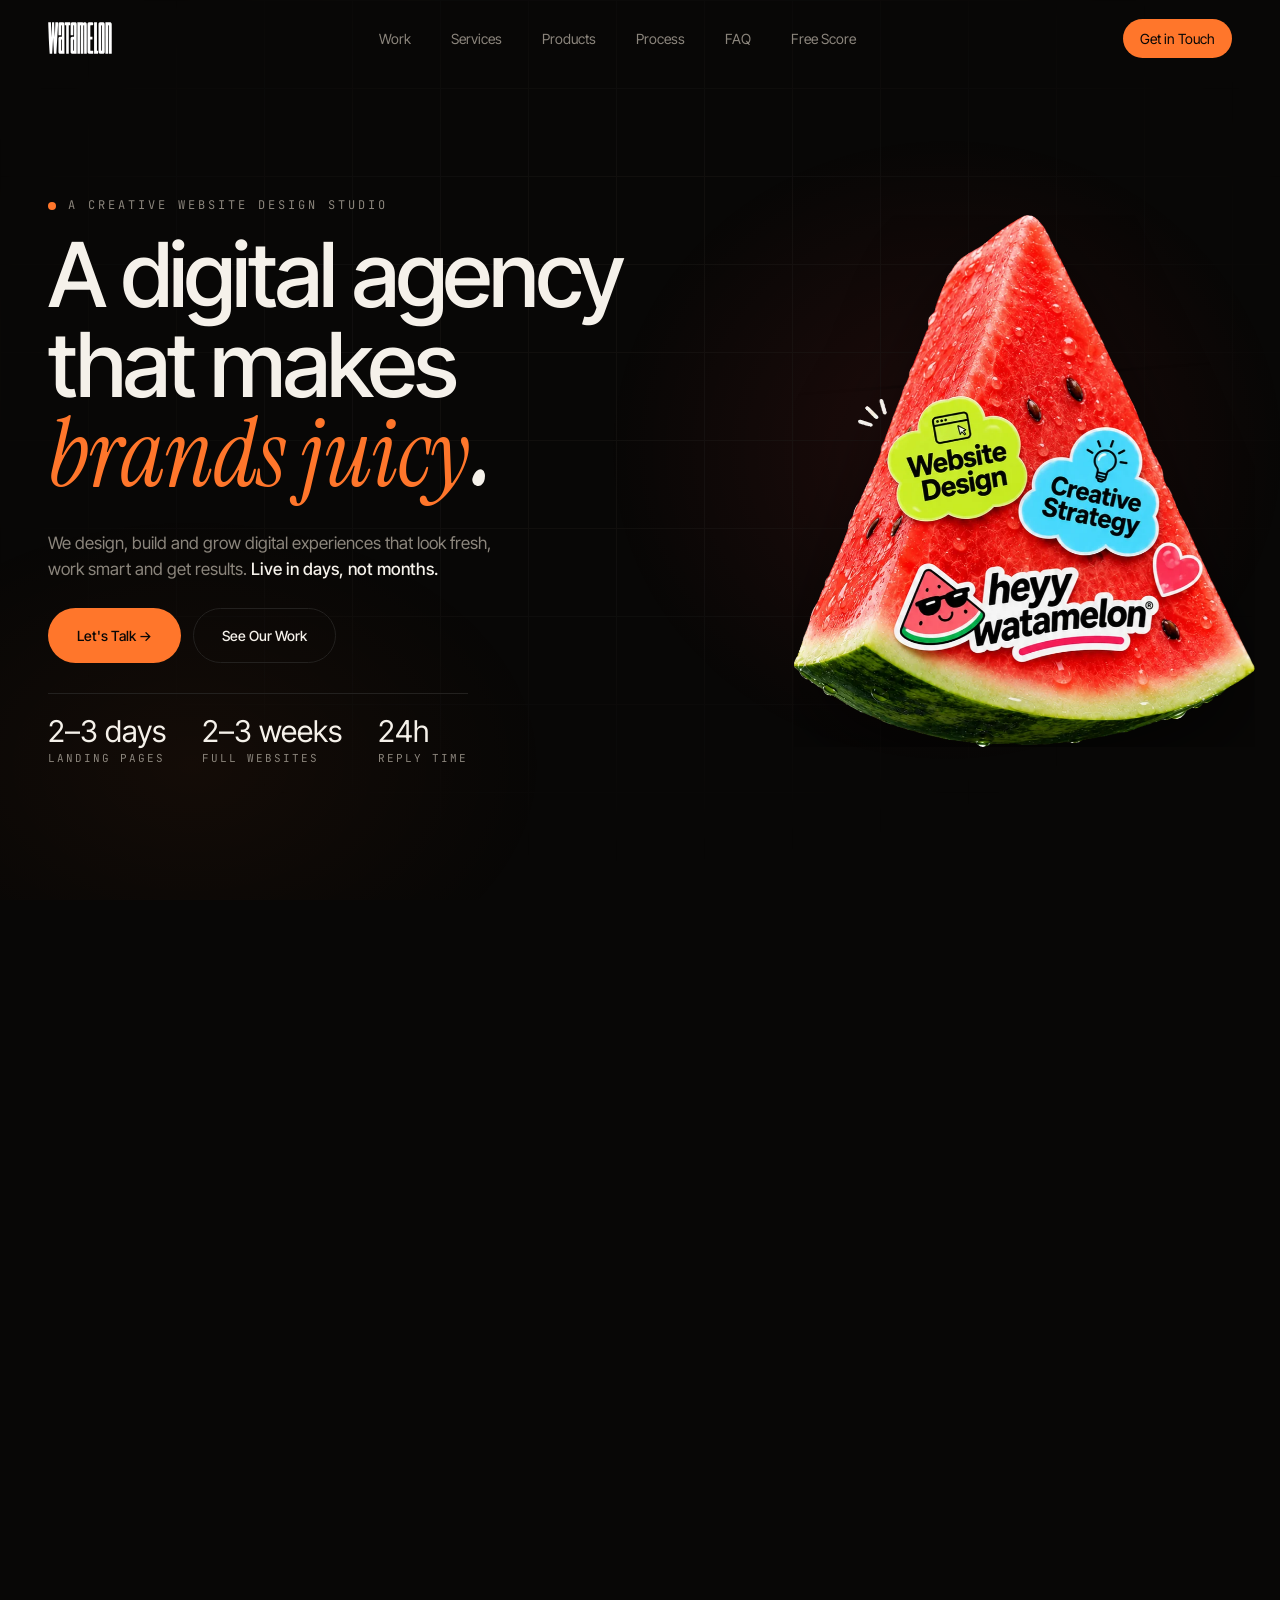
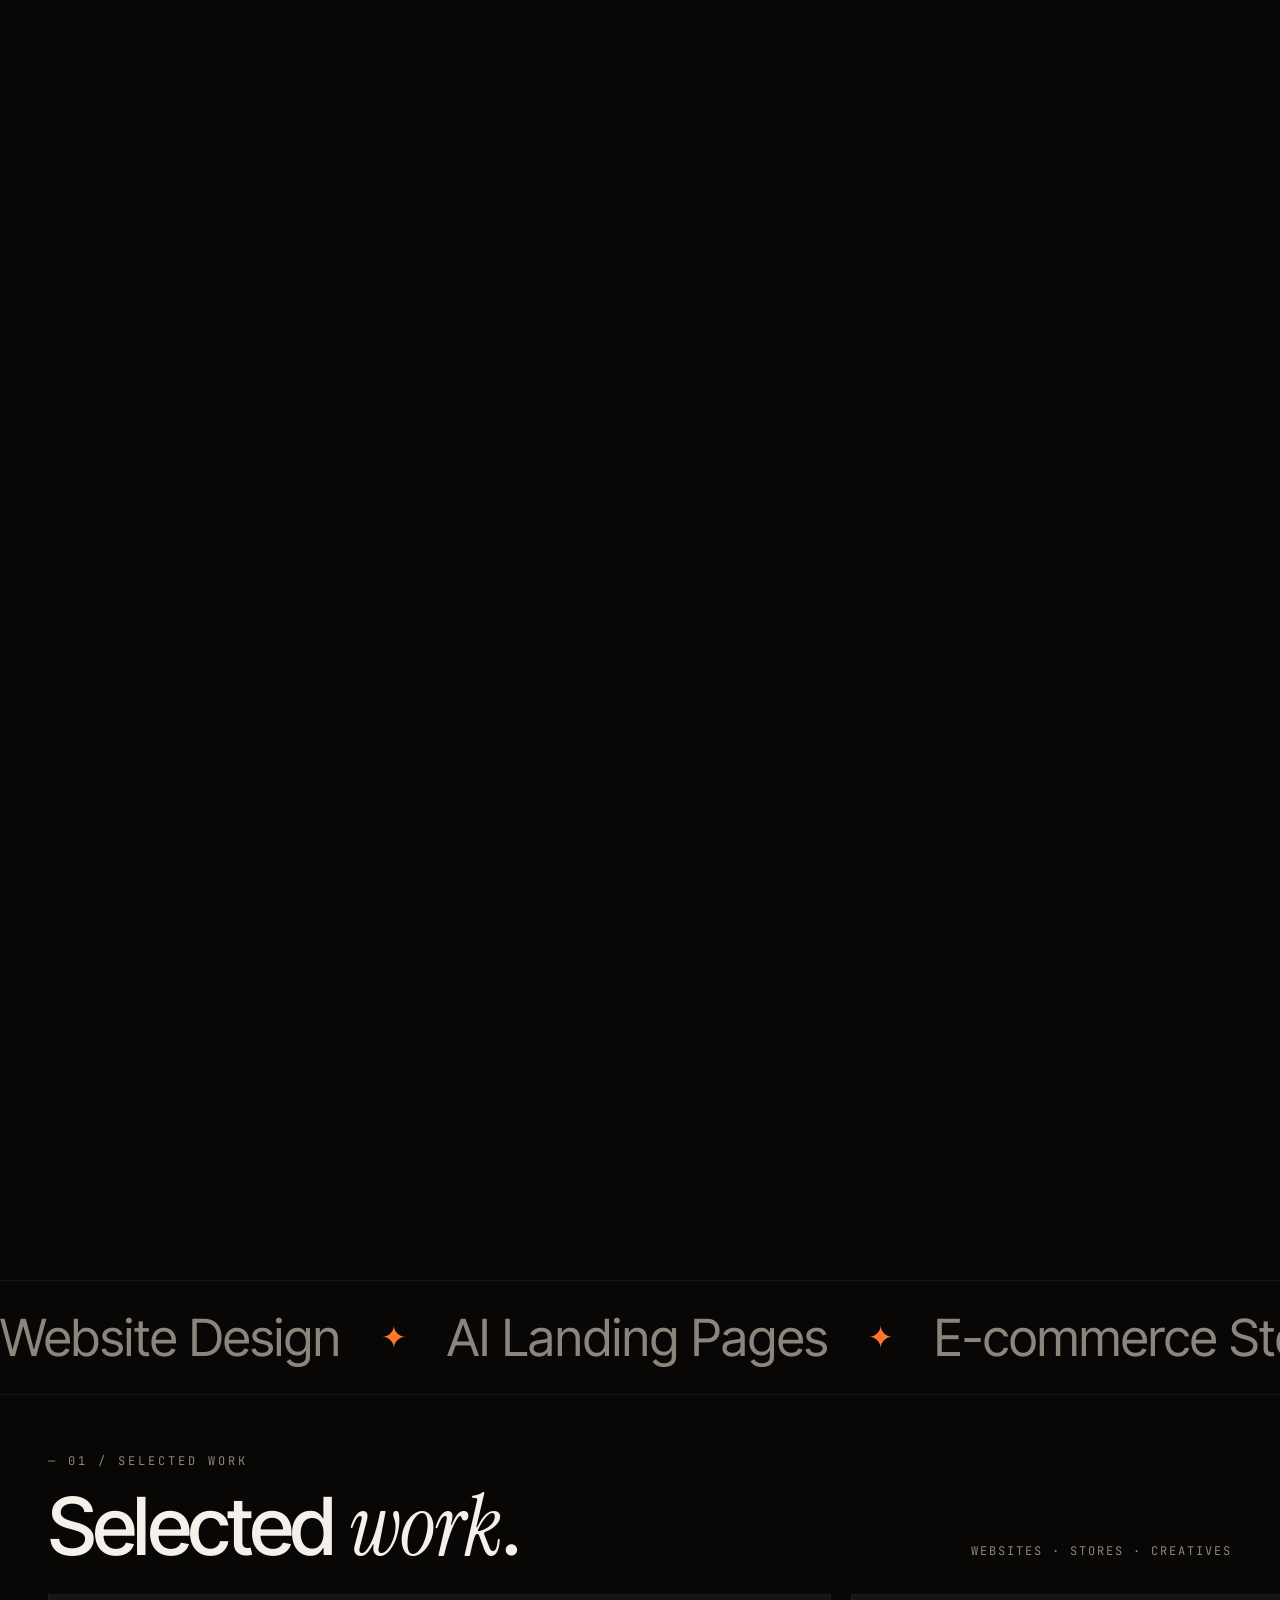
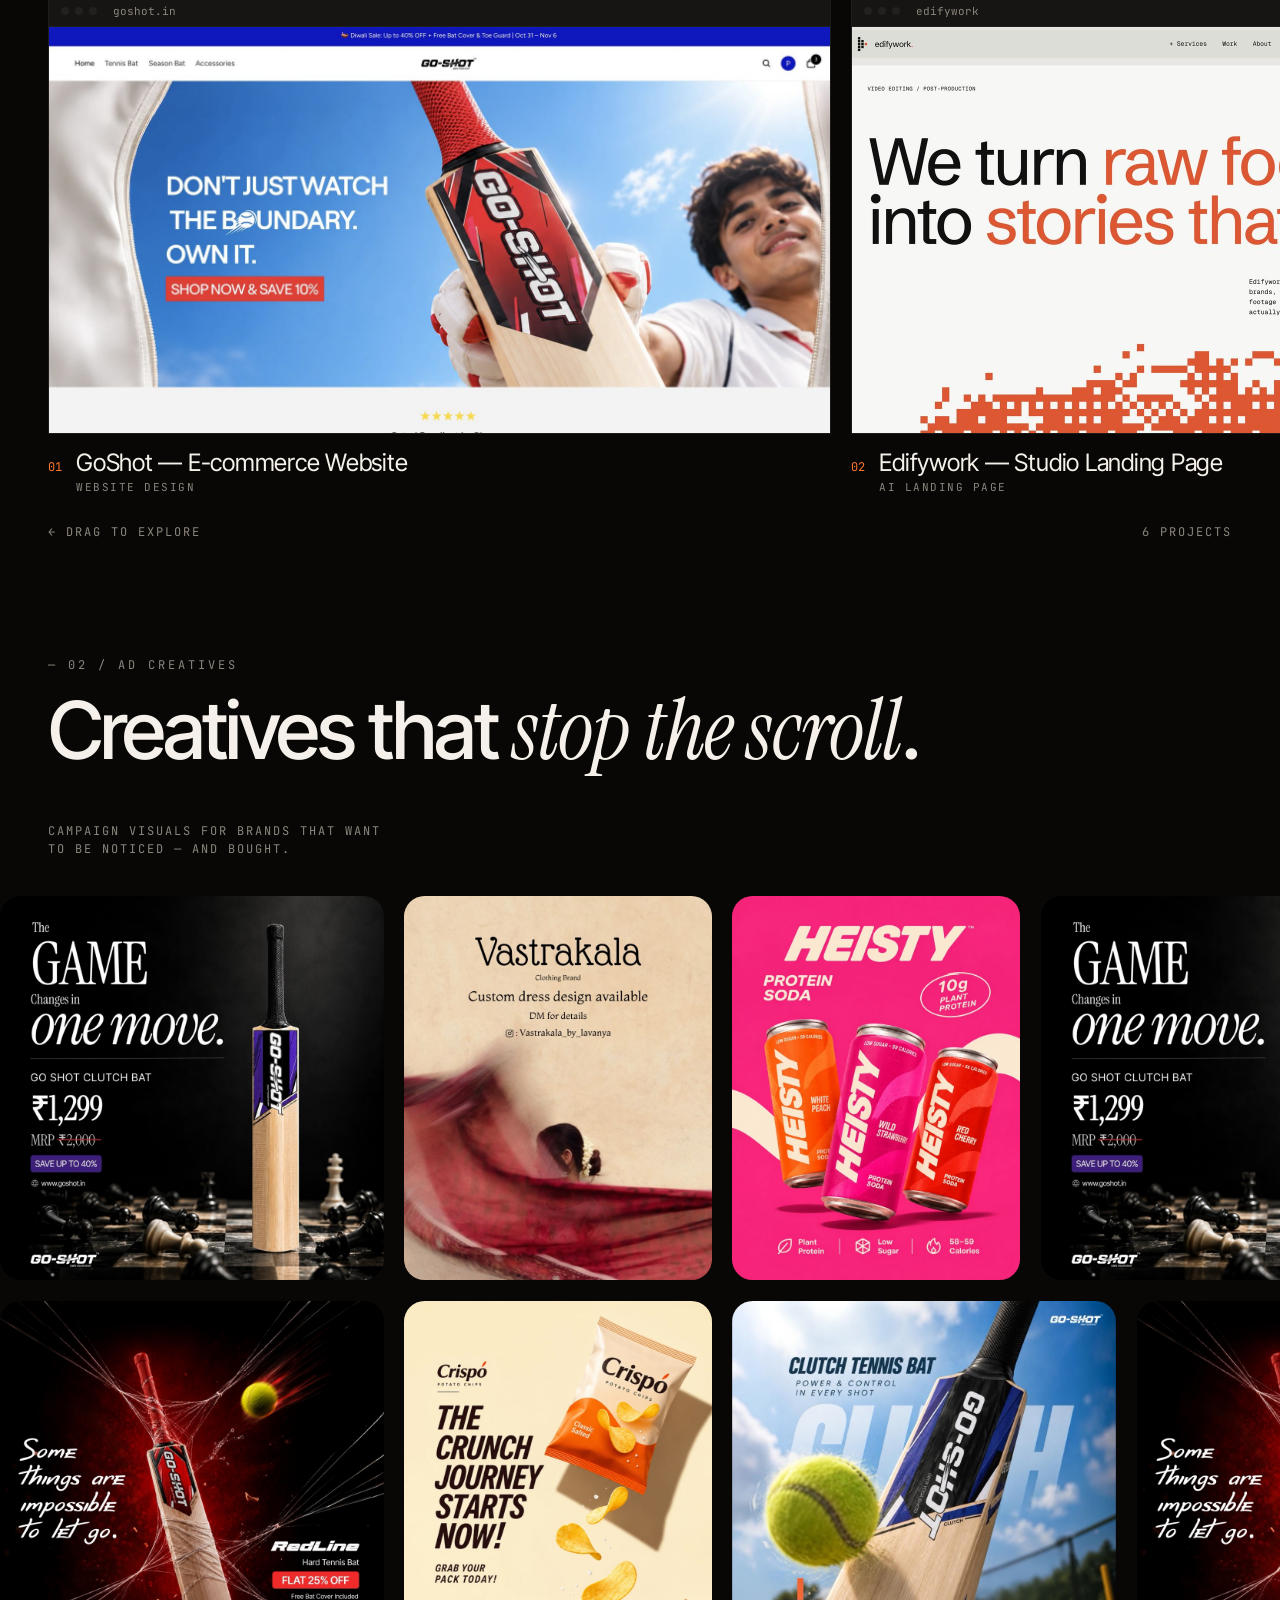
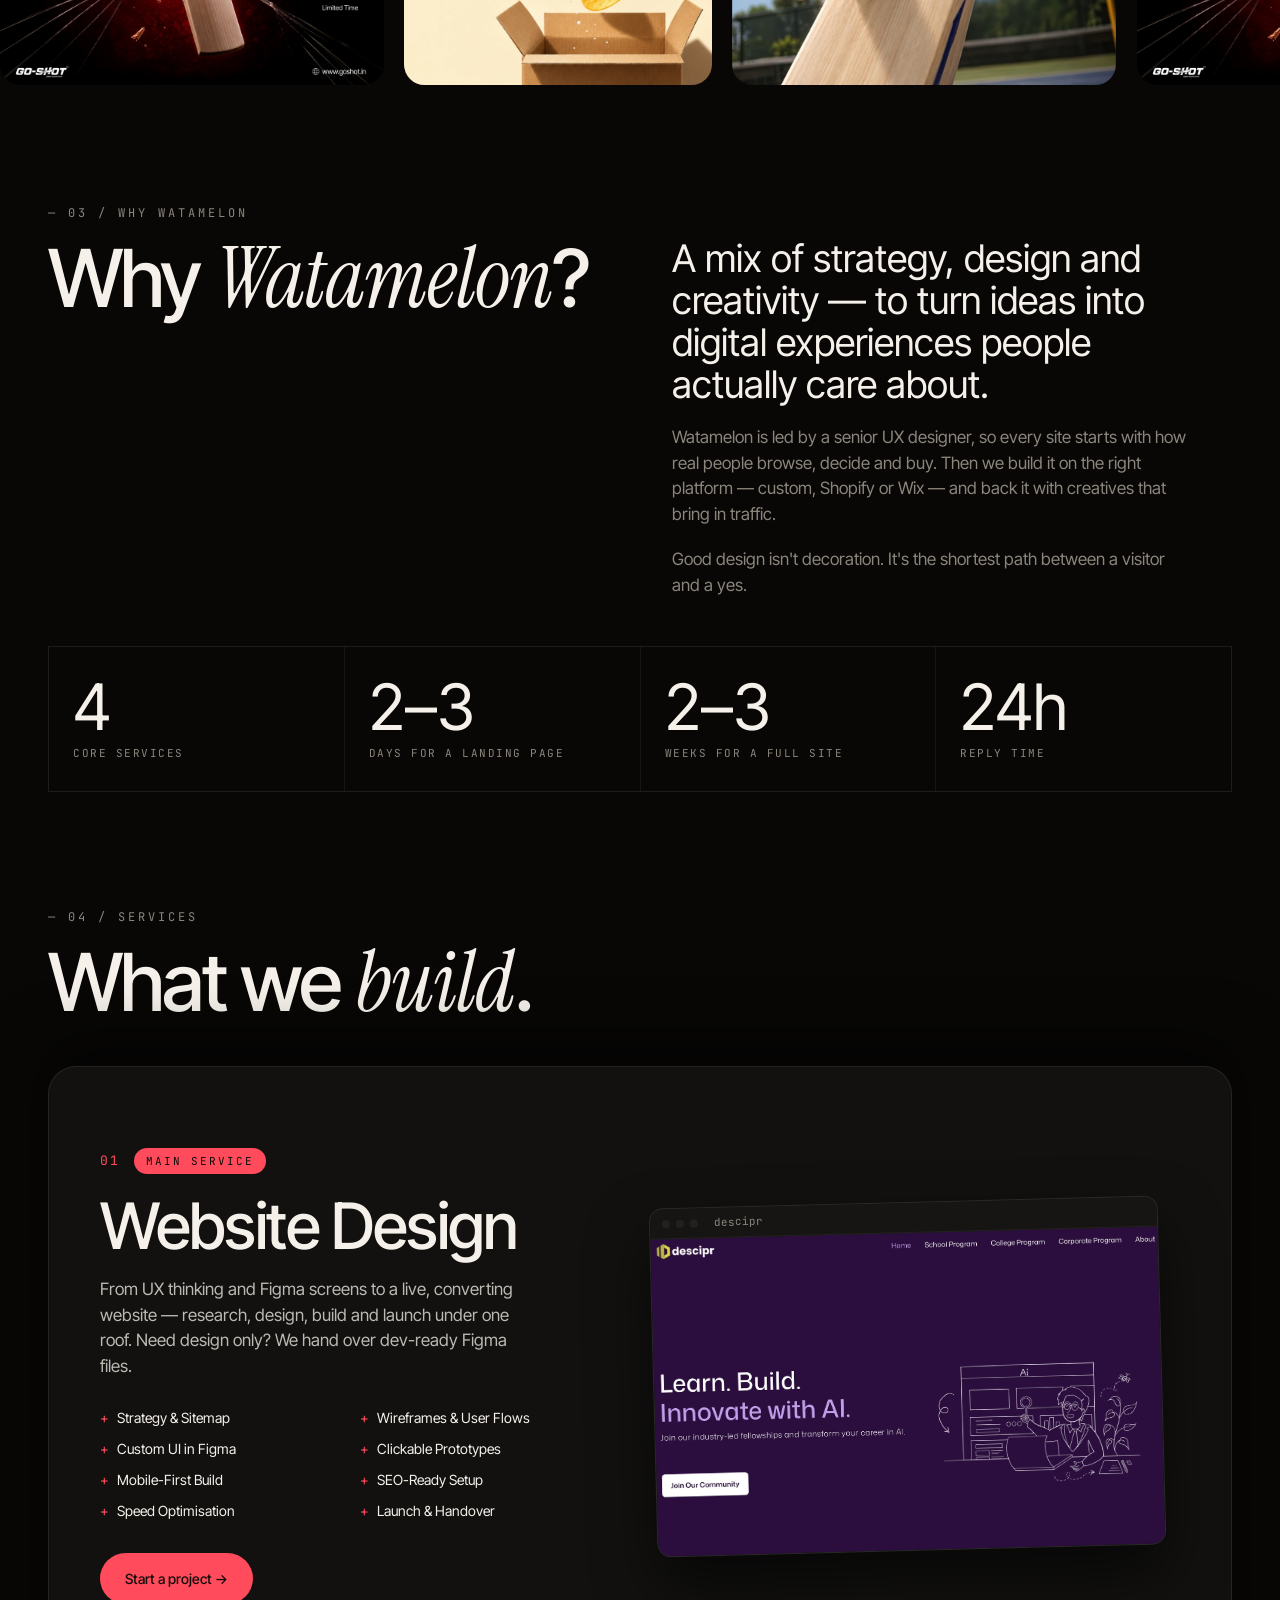
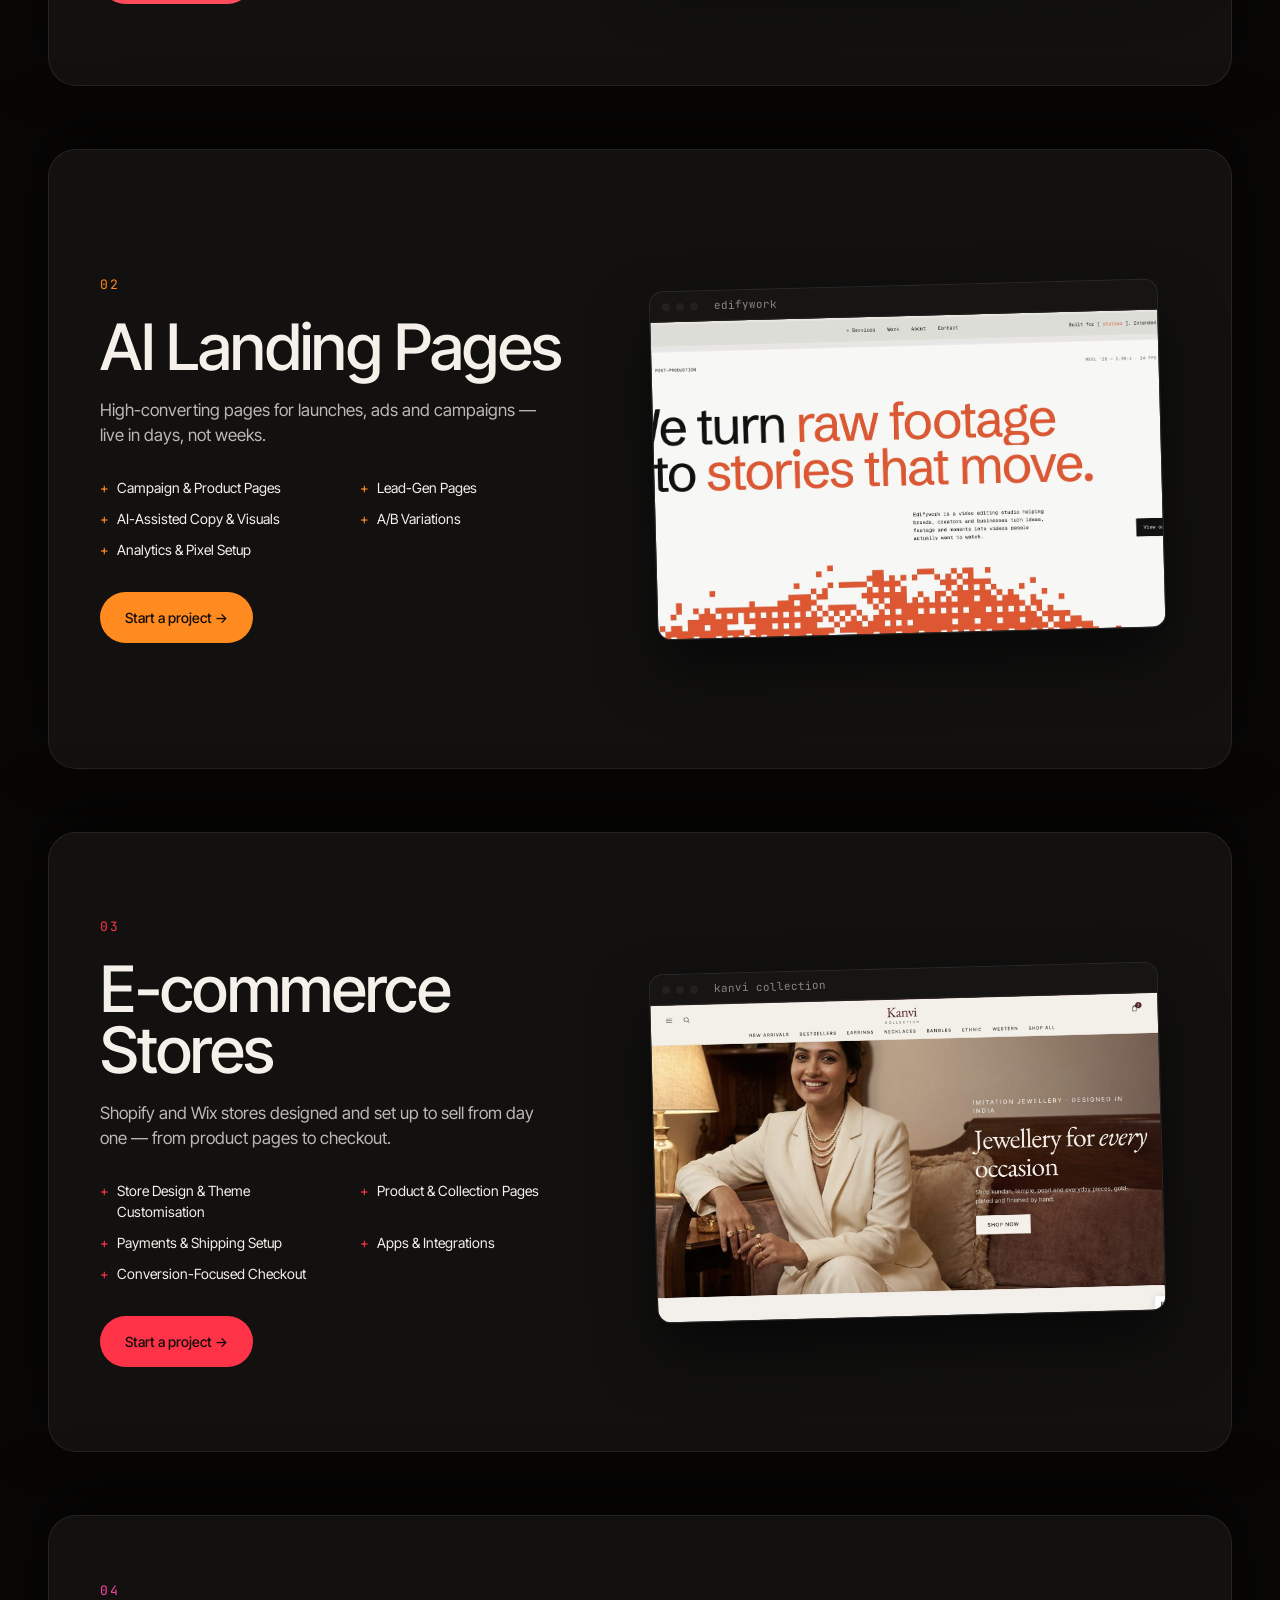
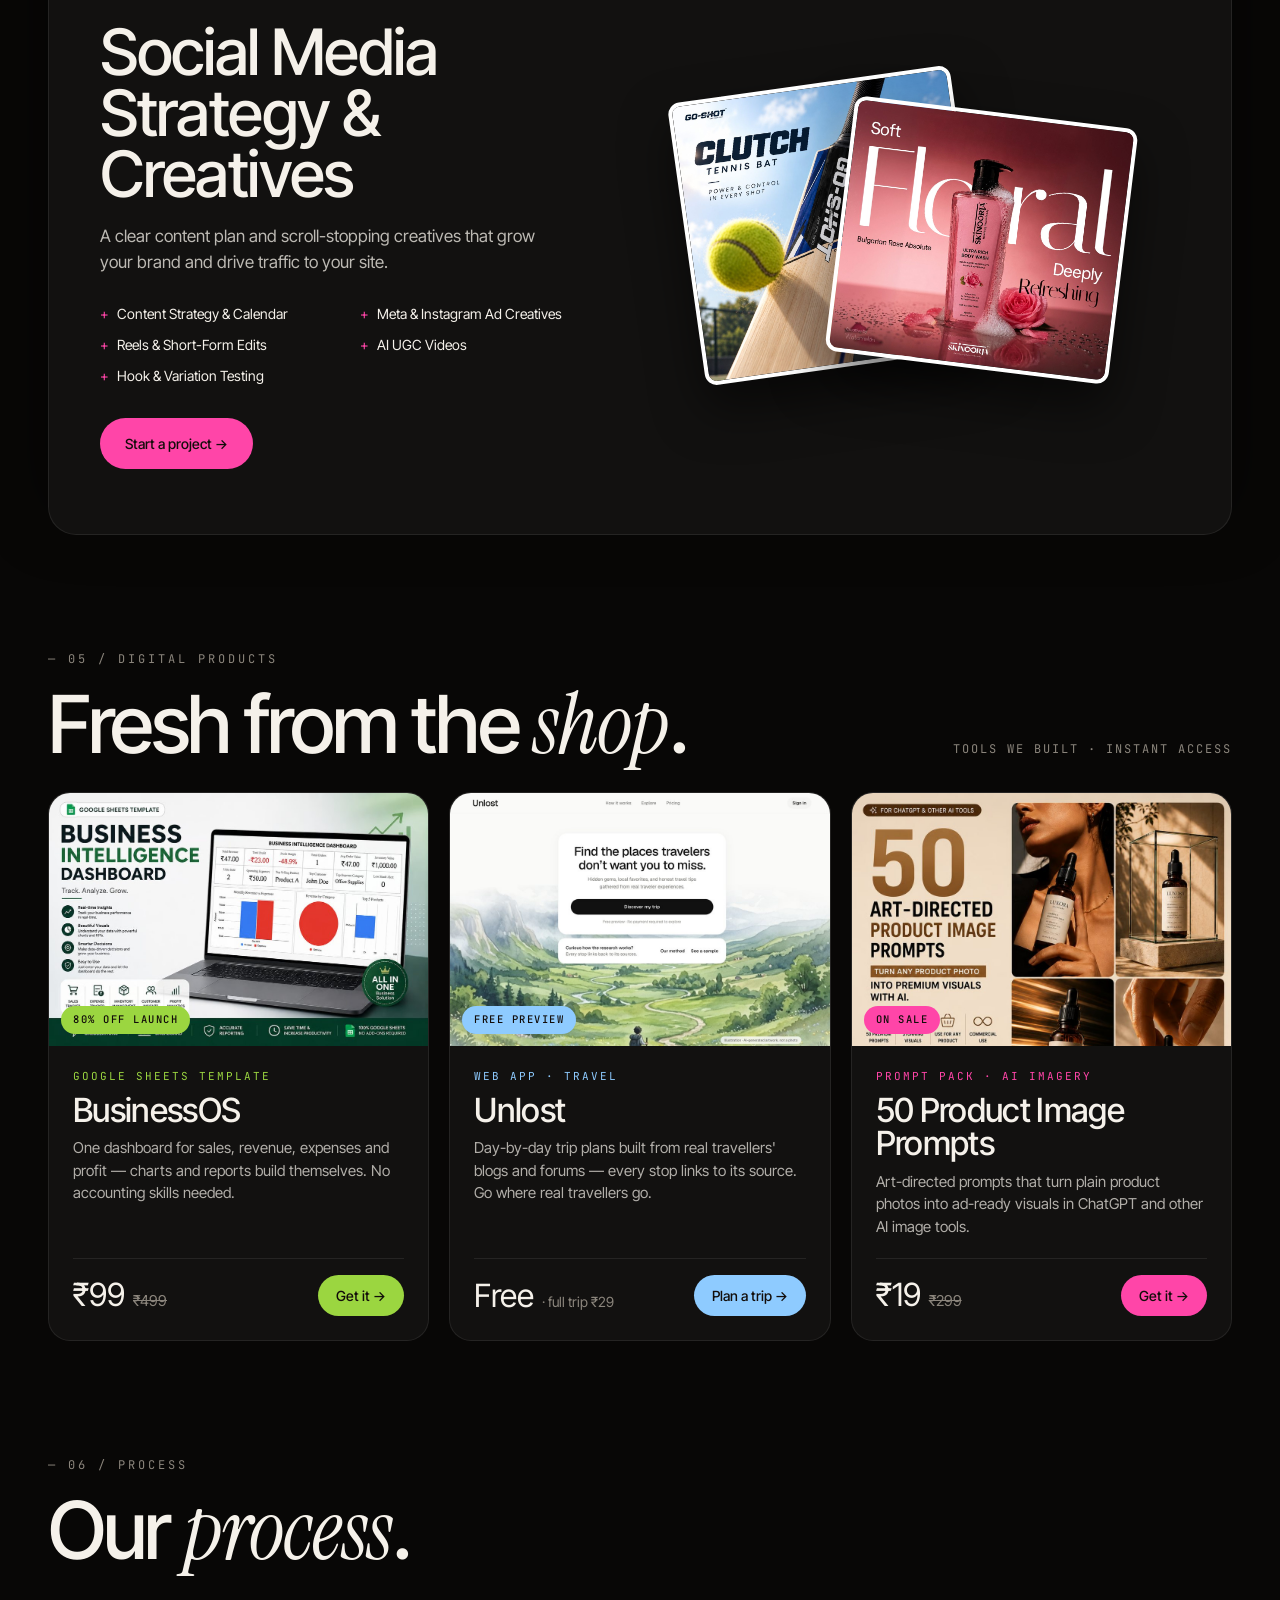
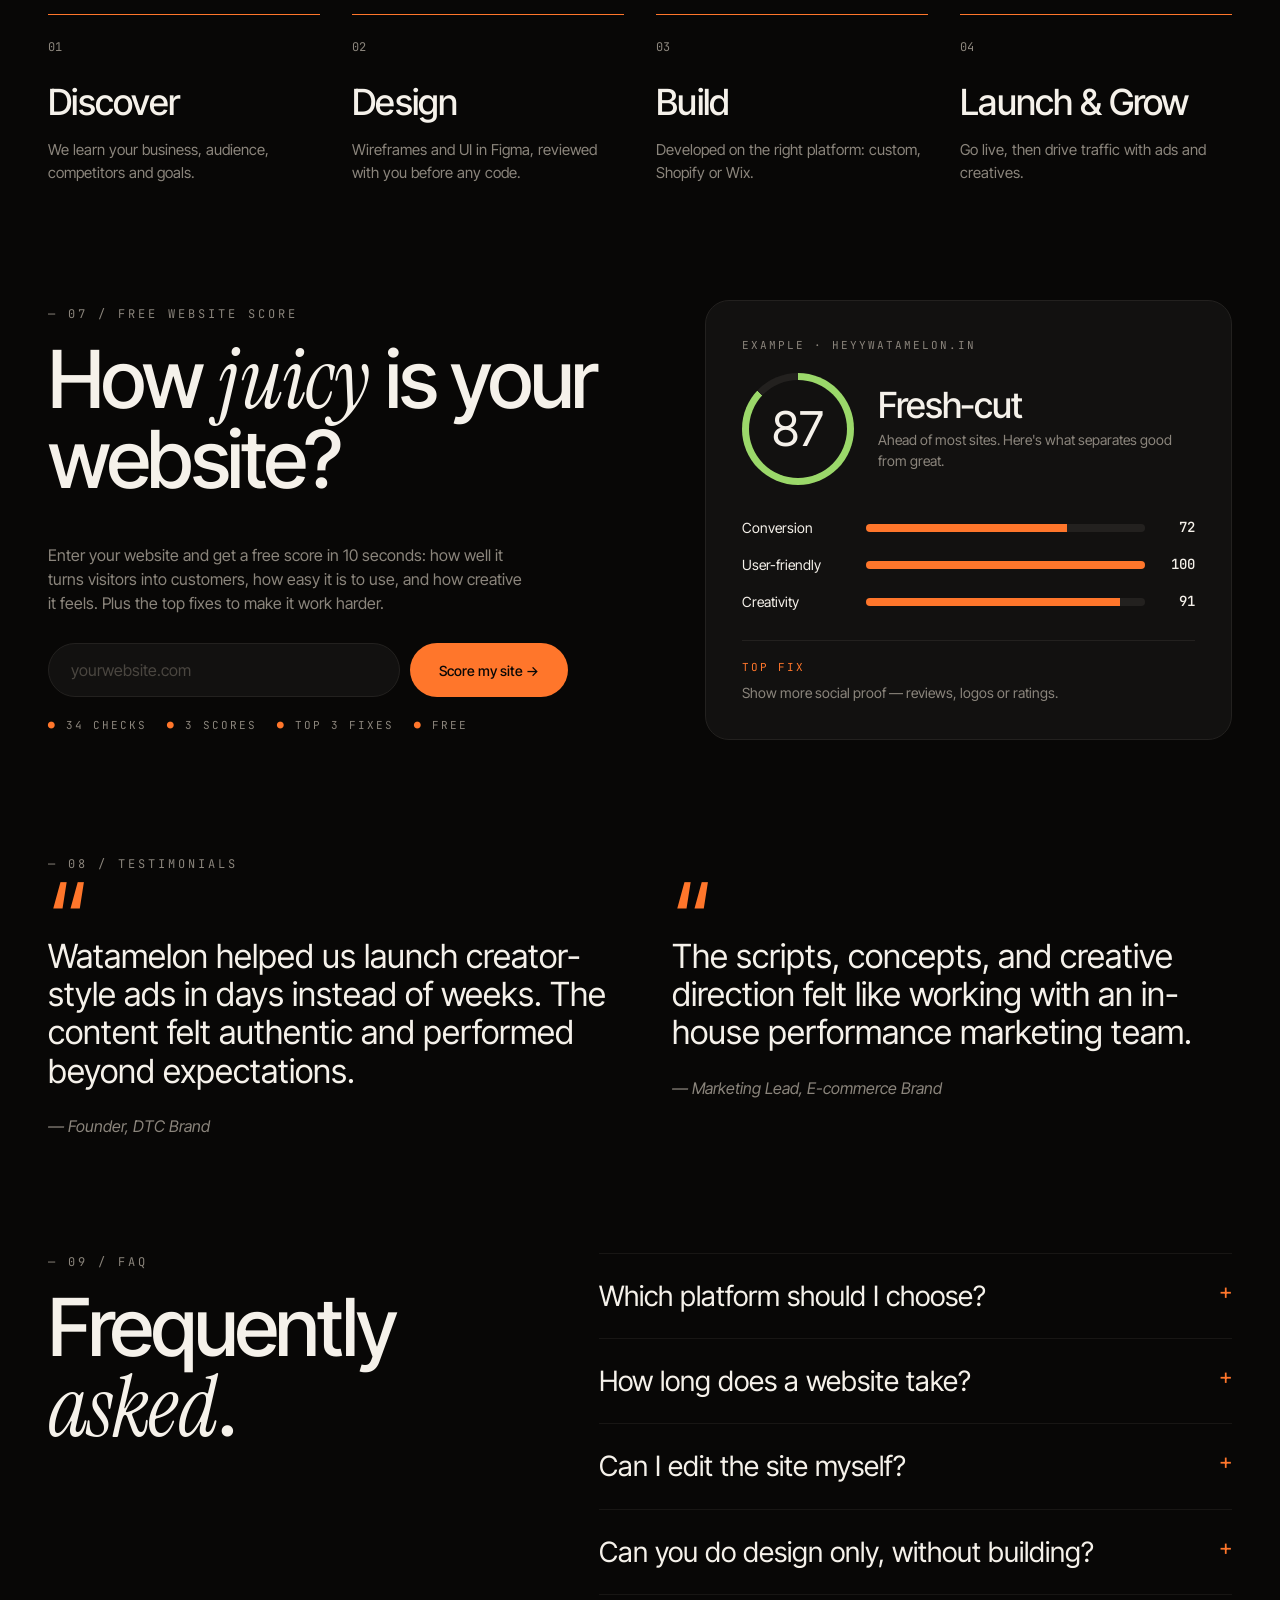
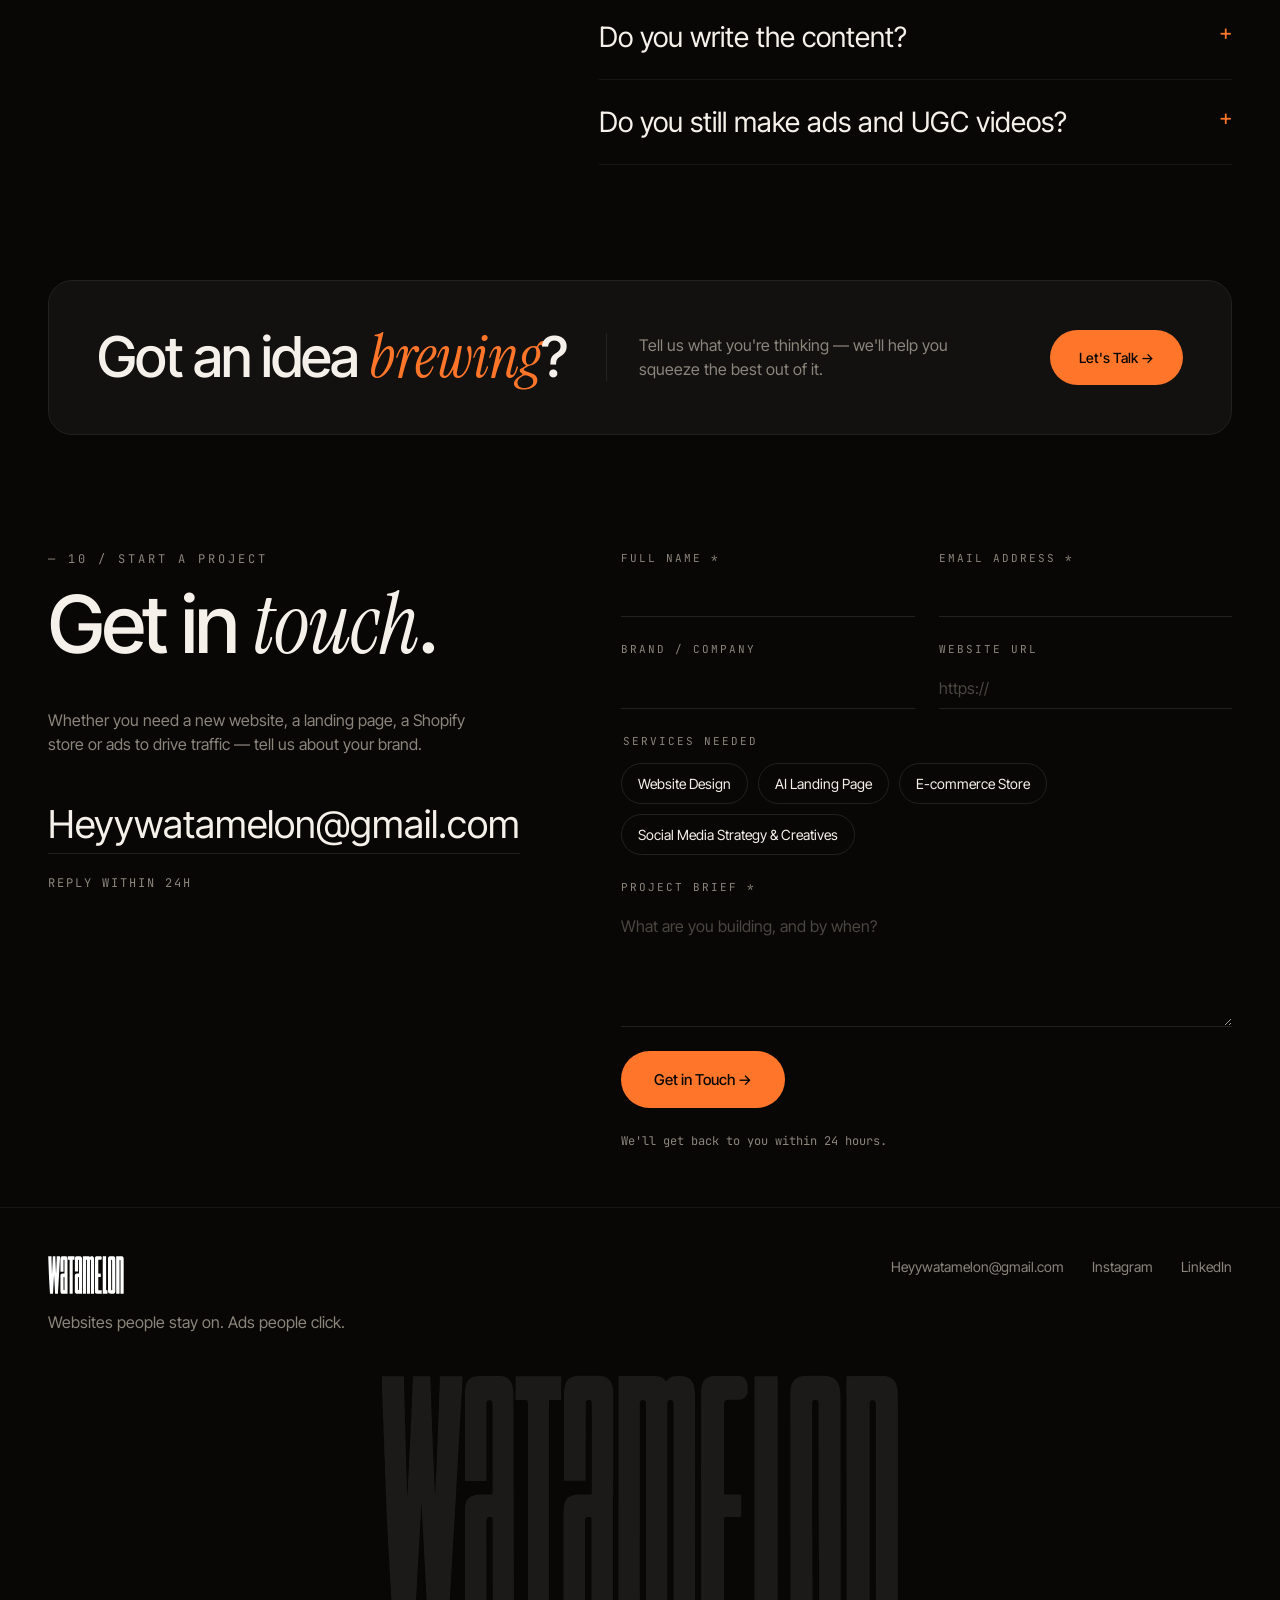
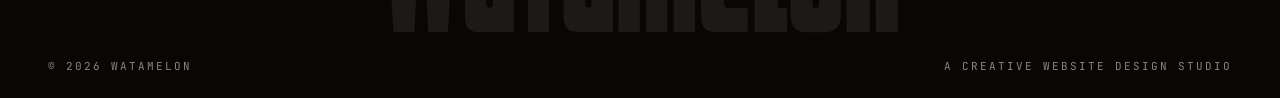
<file: index.html>
<!doctype html>
<html lang="en">
<head>
  <meta charset="utf-8" />
  <meta name="viewport" content="width=device-width, initial-scale=1" />
  <title>Watamelon — A digital agency that makes brands juicy</title>
  <meta name="description" content="Website design, AI landing pages, e-commerce stores, and social media strategy and creatives for growing brands." />
  <meta name="author" content="Watamelon" />
  <meta property="og:type" content="website" />
  <meta property="og:title" content="Watamelon — A creative website design studio" />
  <meta property="og:description" content="Creative. Quick. Built to sell. Fresh-cut websites, live in days." />
  <meta property="og:url" content="https://heyywatamelon.in/" />
  <meta name="twitter:card" content="summary" />
  <meta name="twitter:title" content="Watamelon — A creative website design studio" />
  <meta name="twitter:description" content="Creative. Quick. Built to sell. Fresh-cut websites, live in days." />
  <meta name="theme-color" content="#080706" />
  <link rel="icon" href="assets/favicon.svg" type="image/svg+xml" />
  <link rel="preconnect" href="https://fonts.googleapis.com" />
  <link rel="preconnect" href="https://fonts.gstatic.com" crossorigin />
  <link href="https://fonts.googleapis.com/css2?family=Inter+Tight:wght@300;400;500;600&family=JetBrains+Mono:wght@400;500&display=swap" rel="stylesheet" />
  <link href="https://api.fontshare.com/v2/css?f[]=satoshi@400,500,700&display=swap" rel="stylesheet" />
  <link rel="stylesheet" href="styles.css" />
</head>
<body>

  <!-- ============ NAV ============ -->
  <header class="nav" id="nav">
    <div class="container nav-inner">
      <a href="#top" class="logo" aria-label="Watamelon home"><img src="assets/logo-inverse.svg" alt="Watamelon" width="68" height="34" /></a>
      <nav class="nav-links" aria-label="Main">
        <a href="#work">Work</a>
        <a href="#services">Services</a>
        <a href="#products">Products</a>
        <a href="#process">Process</a>
        <a href="#faq">FAQ</a>
        <a href="#score">Free Score</a>
      </nav>
      <a href="#start" class="btn btn-primary btn-sm nav-cta">Get in Touch</a>
      <button class="menu-toggle" aria-label="Open menu" aria-expanded="false" aria-controls="mobile-menu"><span></span><span></span></button>
    </div>
    <div class="mobile-menu" id="mobile-menu">
      <a href="#work">Work</a>
      <a href="#services">Services</a>
      <a href="#products">Products</a>
      <a href="#process">Process</a>
      <a href="#faq">FAQ</a>
      <a href="#score">Free Website Score</a>
      <a href="#start" class="btn btn-primary">Get in Touch</a>
    </div>
  </header>

  <main>
    <!-- ============ HERO ============ -->
    <div class="cut-scroll" id="cut-scroll">
    <section class="hero" id="top">
      <div class="hero-bg" aria-hidden="true"></div>
      <div class="container hero-inner">
        <div class="hero-art">
          <div class="melon-move">
            <div class="melon-float">
              <img class="piece piece-top" src="assets/watamelon-wedge.webp" width="880" height="1007" alt="A watermelon wedge covered in heyy watamelon stickers" fetchpriority="high" />
              <img class="piece piece-bottom" src="assets/watamelon-wedge.webp" width="880" height="1007" alt="" aria-hidden="true" />
              <svg class="cut-line" viewBox="0 0 100 100" preserveAspectRatio="none" aria-hidden="true"><line x1="-4" y1="33.76" x2="104" y2="26.74" pathLength="1" /></svg>
              <div class="juice" aria-hidden="true"><i style="--x:46%;--dx:11px;--dy:-37px;--s:0.83"></i><i style="--x:51%;--dx:16px;--dy:-103px;--s:0.86"></i><i style="--x:61%;--dx:53px;--dy:-112px;--s:0.71"></i><i style="--x:16%;--dx:56px;--dy:-58px;--s:0.53"></i><i style="--x:91%;--dx:84px;--dy:-61px;--s:0.93"></i><i style="--x:21%;--dx:-87px;--dy:-72px;--s:0.54"></i><i style="--x:24%;--dx:-46px;--dy:-117px;--s:0.82"></i><i style="--x:45%;--dx:62px;--dy:-73px;--s:0.95"></i><i style="--x:50%;--dx:29px;--dy:-79px;--s:0.69"></i><i style="--x:92%;--dx:89px;--dy:-44px;--s:1.00"></i><i style="--x:34%;--dx:-49px;--dy:-94px;--s:0.55"></i><i style="--x:72%;--dx:-18px;--dy:-44px;--s:0.77"></i><i style="--x:88%;--dx:63px;--dy:-120px;--s:0.65"></i><i style="--x:84%;--dx:-5px;--dy:-32px;--s:0.78"></i></div>
              <svg class="knife" viewBox="0 0 420 70" aria-hidden="true">
                <defs>
                  <linearGradient id="steel" x1="0" y1="0" x2="0" y2="1"><stop offset="0" stop-color="#f4f6f8"/><stop offset=".55" stop-color="#b9c0c7"/><stop offset="1" stop-color="#e9edf0"/></linearGradient>
                  <linearGradient id="wood" x1="0" y1="0" x2="0" y2="1"><stop offset="0" stop-color="#3a2a20"/><stop offset="1" stop-color="#150e0a"/></linearGradient>
                </defs>
                <rect x="0" y="22" width="132" height="34" rx="12" fill="url(#wood)"/>
                <circle cx="34" cy="39" r="4" fill="#c9ced3"/><circle cx="66" cy="39" r="4" fill="#c9ced3"/><circle cx="98" cy="39" r="4" fill="#c9ced3"/>
                <rect x="128" y="20" width="12" height="38" rx="3" fill="#8d959c"/>
                <path d="M140,22 L392,22 Q418,24 420,70 L140,70 Z" fill="url(#steel)"/>
                <path d="M140,62 L418,62 L420,70 L140,70 Z" fill="#fff" opacity=".9"/>
                <path d="M150,30 L380,30" stroke="#fff" stroke-width="2" opacity=".7"/>
              </svg>
            </div>
          </div>
        </div>
        <p class="eyebrow reveal"><span class="pulse-dot"></span>A creative website design studio</p>
        <h1 class="hero-title reveal">A digital agency<br />that makes<br /><em>brands juicy</em><span class="seed-dot" aria-hidden="true"></span><span class="sr-only">.</span></h1>
        <div class="hero-bottom">
          <p class="hero-sub reveal">We design, build and grow digital experiences that look fresh, work smart and get results. <strong>Live in days, not months.</strong></p>
          <div class="hero-ctas reveal">
            <a href="#start" class="btn btn-primary">Let's Talk →</a>
            <a href="#work" class="btn btn-ghost">See Our Work</a>
          </div>
          <ul class="hero-proof reveal" aria-label="How fast we work">
            <li><strong>2–3 days</strong><span>Landing pages</span></li>
            <li><strong>2–3 weeks</strong><span>Full websites</span></li>
            <li><strong>24h</strong><span>Reply time</span></li>
          </ul>
        </div>
      </div>
      <div class="cut-tagline" aria-hidden="true">
        <p class="eyebrow">— Sliced fresh · served daily</p>
        <p class="cut-big">Every website,<br /><em>cut to fit</em>.</p>
      </div>
    </section>
    </div>

    <!-- ============ TICKER ============ -->
    <div class="ticker" aria-hidden="true">
      <div class="ticker-track">
        <span>Website Design</span><i>✦</i><span>AI Landing Pages</span><i>✦</i><span>E-commerce Stores</span><i>✦</i><span>Shopify &amp; Wix</span><i>✦</i><span>Social Media Strategy</span><i>✦</i><span>Creatives</span><i>✦</i>
        <span>Website Design</span><i>✦</i><span>AI Landing Pages</span><i>✦</i><span>E-commerce Stores</span><i>✦</i><span>Shopify &amp; Wix</span><i>✦</i><span>Social Media Strategy</span><i>✦</i><span>Creatives</span><i>✦</i>
      </div>
    </div>

    <!-- ============ WORK ============ -->
    <section class="section" id="work">
      <div class="container">
        <p class="eyebrow reveal">— 01 / Selected Work</p>
        <div class="section-head">
          <h2 class="reveal">Selected <em>work</em>.</h2>
          <p class="section-note reveal">Websites · Stores · Creatives</p>
        </div>
      </div>
      <div class="work-rail" id="work-rail">
        <!--
          To add a project: copy one <article> block.
          Put the image in assets/work/ and set data-src (image) or data-video (mp4).
          If the file is missing, the card shows a clean branded placeholder.
        -->
        <article class="work-card is-site">
          <div class="work-media" data-src="assets/work/goshot-site.jpg">
            <div class="browser-bar"><i></i><i></i><i></i><span>goshot.in</span></div>
          </div>
          <div class="work-meta"><span>01</span><h3>GoShot — E-commerce Website</h3><small>Website Design</small></div>
        </article>
        <article class="work-card is-site">
          <div class="work-media" data-src="assets/work/edifywork-landing.jpg">
            <div class="browser-bar"><i></i><i></i><i></i><span>edifywork</span></div>
          </div>
          <div class="work-meta"><span>02</span><h3>Edifywork — Studio Landing Page</h3><small>AI Landing Page</small></div>
        </article>
        <article class="work-card is-site">
          <div class="work-media" data-src="assets/work/kanvi-wix-store.jpg">
            <div class="browser-bar"><i></i><i></i><i></i><span>kanvi collection</span></div>
          </div>
          <div class="work-meta"><span>03</span><h3>Kanvi Collection — Jewellery Store</h3><small>Wix Store</small></div>
        </article>
        <article class="work-card is-site">
          <div class="work-media" data-src="assets/work/descipr-site.jpg">
            <div class="browser-bar"><i></i><i></i><i></i><span>descipr</span></div>
          </div>
          <div class="work-meta"><span>04</span><h3>Descipr — AI Learning Platform</h3><small>Website Design</small></div>
        </article>
        <article class="work-card">
          <div class="work-media" data-src="assets/work/goshot-clutch-ad.jpg"></div>
          <div class="work-meta"><span>05</span><h3>GoShot — Clutch Tennis Bat</h3><small>Social Ad Creative</small></div>
        </article>
        <article class="work-card">
          <div class="work-media" data-src="assets/work/skinoorja-ad.jpg"></div>
          <div class="work-meta"><span>06</span><h3>Skinoorja — Rose Body Wash</h3><small>Social Ad Creative</small></div>
        </article>
      </div>
      <div class="container rail-foot">
        <span>← Drag to explore</span>
        <span id="work-count">6 projects</span>
      </div>
    </section>

    <!-- ============ AD CREATIVES (sliding rows) ============ -->
    <!-- Each row lists its creatives twice so the loop is seamless; the copy is hidden from screen readers. -->
    <section class="section creatives" id="creatives">
      <div class="container section-head">
        <div>
          <p class="eyebrow reveal">— 02 / Ad Creatives</p>
          <h2 class="reveal">Creatives that <em>stop the scroll</em>.</h2>
        </div>
        <p class="section-note reveal">Campaign visuals for brands that want to be noticed — and bought.</p>
      </div>

      <div class="marquee" aria-label="Ad creatives we've designed">
        <div class="marquee-row">
          <div class="marquee-track">
            <figure><img src="assets/creatives/goshot-clutch-chess.jpg" width="1000" height="1000" loading="lazy" alt="Go-Shot Clutch Bat ad: The game changes in one move, ₹1,299" /></figure>
            <figure><img src="assets/creatives/vastrakala.jpg" width="800" height="1000" loading="lazy" alt="Vastrakala clothing brand poster with a flowing red saree" /></figure>
            <figure><img src="assets/creatives/heisty-protein-soda.jpg" width="750" height="1000" loading="lazy" alt="Heisty protein soda poster with three flavour cans" /></figure>
            <figure aria-hidden="true"><img src="assets/creatives/goshot-clutch-chess.jpg" width="1000" height="1000" loading="lazy" alt="" /></figure>
            <figure aria-hidden="true"><img src="assets/creatives/vastrakala.jpg" width="800" height="1000" loading="lazy" alt="" /></figure>
            <figure aria-hidden="true"><img src="assets/creatives/heisty-protein-soda.jpg" width="750" height="1000" loading="lazy" alt="" /></figure>
          </div>
        </div>
        <div class="marquee-row marquee-reverse">
          <div class="marquee-track">
            <figure><img src="assets/creatives/goshot-redline.jpg" width="1000" height="1000" loading="lazy" alt="Go-Shot RedLine hard tennis bat ad: Some things are impossible to let go" /></figure>
            <figure><img src="assets/creatives/crispo-chips.jpg" width="800" height="1000" loading="lazy" alt="Crispo potato chips ad: The crunch journey starts now" /></figure>
            <figure><img src="assets/creatives/goshot-clutch-tennis.jpg" width="1000" height="1000" loading="lazy" alt="Go-Shot Clutch tennis bat ad: Power and control in every shot" /></figure>
            <figure aria-hidden="true"><img src="assets/creatives/goshot-redline.jpg" width="1000" height="1000" loading="lazy" alt="" /></figure>
            <figure aria-hidden="true"><img src="assets/creatives/crispo-chips.jpg" width="800" height="1000" loading="lazy" alt="" /></figure>
            <figure aria-hidden="true"><img src="assets/creatives/goshot-clutch-tennis.jpg" width="1000" height="1000" loading="lazy" alt="" /></figure>
          </div>
        </div>
      </div>
    </section>

    <!-- ============ STUDIO ============ -->
    <section class="section">
      <div class="container studio">
        <p class="eyebrow reveal">— 03 / Why Watamelon</p>
        <div class="studio-grid">
          <h2 class="reveal">Why <em>Watamelon</em>?</h2>
          <div class="studio-copy reveal">
            <p class="lead">A mix of strategy, design and creativity — to turn ideas into digital experiences people actually care about.</p>
            <p>Watamelon is led by a senior UX designer, so every site starts with how real people browse, decide and buy. Then we build it on the right platform — custom, Shopify or Wix — and back it with creatives that bring in traffic.</p>
            <p class="muted">Good design isn't decoration. It's the shortest path between a visitor and a yes.</p>
          </div>
        </div>
        <div class="stats reveal">
          <div><strong>4</strong><span>Core services</span></div>
          <div><strong>2–3</strong><span>Days for a landing page</span></div>
          <div><strong>2–3</strong><span>Weeks for a full site</span></div>
          <div><strong>24h</strong><span>Reply time</span></div>
        </div>
      </div>
    </section>

    <!-- ============ SERVICES (stacking cards) ============ -->
    <section class="section" id="services">
      <div class="container">
        <p class="eyebrow reveal">— 04 / Services</p>
        <h2 class="reveal">What we <em>build</em>.</h2>
        <!-- Each card: change the screenshot in assets/work/ and the accent colour in --c. -->
        <div class="stack">
          <article class="scard" style="--i:0;--c:#ff4b5c">
            <div class="scard-text">
              <div class="scard-top"><span class="scard-num">01</span><span class="tag">Main service</span></div>
              <h3>Website Design</h3>
              <p class="scard-desc">From UX thinking and Figma screens to a live, converting website — research, design, build and launch under one roof. Need design only? We hand over dev-ready Figma files.</p>
              <ul class="scard-list"><li><b>+</b>Strategy &amp; Sitemap</li><li><b>+</b>Wireframes &amp; User Flows</li><li><b>+</b>Custom UI in Figma</li><li><b>+</b>Clickable Prototypes</li><li><b>+</b>Mobile-First Build</li><li><b>+</b>SEO-Ready Setup</li><li><b>+</b>Speed Optimisation</li><li><b>+</b>Launch &amp; Handover</li></ul>
              <a href="#start" class="btn scard-btn" data-service="Website Design">Start a project →</a>
            </div>
            <div class="scard-art">
              <figure class="scard-shot"><div class="browser-bar"><i></i><i></i><i></i><span>descipr</span></div><img src="assets/work/descipr-site.jpg" alt="Descipr website homepage" loading="lazy" /></figure>
            </div>
          </article>
          <article class="scard" style="--i:1;--c:#ff8a1f">
            <div class="scard-text">
              <div class="scard-top"><span class="scard-num">02</span></div>
              <h3>AI Landing Pages</h3>
              <p class="scard-desc">High-converting pages for launches, ads and campaigns — live in days, not weeks.</p>
              <ul class="scard-list"><li><b>+</b>Campaign &amp; Product Pages</li><li><b>+</b>Lead-Gen Pages</li><li><b>+</b>AI-Assisted Copy &amp; Visuals</li><li><b>+</b>A/B Variations</li><li><b>+</b>Analytics &amp; Pixel Setup</li></ul>
              <a href="#start" class="btn scard-btn" data-service="AI Landing Page">Start a project →</a>
            </div>
            <div class="scard-art">
              <figure class="scard-shot"><div class="browser-bar"><i></i><i></i><i></i><span>edifywork</span></div><img src="assets/work/edifywork-landing.jpg" alt="Edifywork landing page" loading="lazy" /></figure>
            </div>
          </article>
          <article class="scard" style="--i:2;--c:#ff3348">
            <div class="scard-text">
              <div class="scard-top"><span class="scard-num">03</span></div>
              <h3>E-commerce Stores</h3>
              <p class="scard-desc">Shopify and Wix stores designed and set up to sell from day one — from product pages to checkout.</p>
              <ul class="scard-list"><li><b>+</b>Store Design &amp; Theme Customisation</li><li><b>+</b>Product &amp; Collection Pages</li><li><b>+</b>Payments &amp; Shipping Setup</li><li><b>+</b>Apps &amp; Integrations</li><li><b>+</b>Conversion-Focused Checkout</li></ul>
              <a href="#start" class="btn scard-btn" data-service="E-commerce Store">Start a project →</a>
            </div>
            <div class="scard-art">
              <figure class="scard-shot"><div class="browser-bar"><i></i><i></i><i></i><span>kanvi collection</span></div><img src="assets/work/kanvi-wix-store.jpg" alt="Kanvi Collection jewellery store" loading="lazy" /></figure>
            </div>
          </article>
          <article class="scard" style="--i:3;--c:#ff45a8">
            <div class="scard-text">
              <div class="scard-top"><span class="scard-num">04</span></div>
              <h3>Social Media Strategy &amp; Creatives</h3>
              <p class="scard-desc">A clear content plan and scroll-stopping creatives that grow your brand and drive traffic to your site.</p>
              <ul class="scard-list"><li><b>+</b>Content Strategy &amp; Calendar</li><li><b>+</b>Meta &amp; Instagram Ad Creatives</li><li><b>+</b>Reels &amp; Short-Form Edits</li><li><b>+</b>AI UGC Videos</li><li><b>+</b>Hook &amp; Variation Testing</li></ul>
              <a href="#start" class="btn scard-btn" data-service="Social Media Strategy &amp; Creatives">Start a project →</a>
            </div>
            <div class="scard-art">
              <div class="scard-fan"><img src="assets/work/goshot-clutch-ad.jpg" alt="GoShot Clutch tennis bat ad creative" loading="lazy" /><img src="assets/work/skinoorja-ad.jpg" alt="Skinoorja body wash ad creative" loading="lazy" /></div>
            </div>
          </article>
        </div>
      </div>
    </section>

    <!-- ============ DIGITAL PRODUCTS ============ -->
    <section class="section" id="products">
      <div class="container">
        <p class="eyebrow reveal">— 05 / Digital Products</p>
        <div class="section-head">
          <h2 class="reveal">Fresh from the <em>shop</em>.</h2>
          <p class="section-note reveal">Tools we built · Instant access</p>
        </div>
        <div class="products">
          <a class="product reveal" href="https://payhip.com/b/iCb7G" target="_blank" rel="noopener" style="--c:#9bd640">
            <div class="product-media" data-title="BusinessOS" data-kind="Google Sheets">
              <img src="assets/products/businessos.jpg" alt="BusinessOS Google Sheets business dashboard" loading="lazy" />
              <span class="product-badge">80% off launch</span>
            </div>
            <div class="product-body">
              <small class="product-kind">Google Sheets template</small>
              <h3>BusinessOS</h3>
              <p>One dashboard for sales, revenue, expenses and profit — charts and reports build themselves. No accounting skills needed.</p>
              <div class="product-foot">
                <span class="price"><b>₹99</b><s>₹499</s></span>
                <span class="product-cta">Get it →</span>
              </div>
            </div>
          </a>
          <a class="product reveal" href="https://unlost.heyywatamelon.in" target="_blank" rel="noopener" style="--c:#8ecbff">
            <div class="product-media" data-title="Unlost" data-kind="Travel planner">
              <img src="assets/products/unlost.jpg" alt="Unlost travel planner illustration" loading="lazy" />
              <span class="product-badge">Free preview</span>
            </div>
            <div class="product-body">
              <small class="product-kind">Web app · Travel</small>
              <h3>Unlost</h3>
              <p>Day-by-day trip plans built from real travellers' blogs and forums — every stop links to its source. Go where real travellers go.</p>
              <div class="product-foot">
                <span class="price"><b>Free</b><em>· full trip ₹29</em></span>
                <span class="product-cta">Plan a trip →</span>
              </div>
            </div>
          </a>
          <a class="product reveal" href="https://payhip.com/b/EJ8c3" target="_blank" rel="noopener" style="--c:#ff45a8">
            <div class="product-media" data-title="50 AI Prompts" data-kind="Product imagery">
              <img src="assets/products/prompts.jpg" alt="50 art-directed product image prompts for AI" loading="lazy" />
              <span class="product-badge">On sale</span>
            </div>
            <div class="product-body">
              <small class="product-kind">Prompt pack · AI imagery</small>
              <h3>50 Product Image Prompts</h3>
              <p>Art-directed prompts that turn plain product photos into ad-ready visuals in ChatGPT and other AI image tools.</p>
              <div class="product-foot">
                <span class="price"><b>₹19</b><s>₹299</s></span>
                <span class="product-cta">Get it →</span>
              </div>
            </div>
          </a>
        </div>
      </div>
    </section>

    <!-- ============ PROCESS ============ -->
    <section class="section" id="process">
      <div class="container">
        <p class="eyebrow reveal">— 06 / Process</p>
        <h2 class="reveal">Our <em>process</em>.</h2>
        <div class="process">
          <div class="step reveal"><span>01</span><h3>Discover</h3><p>We learn your business, audience, competitors and goals.</p></div>
          <div class="step reveal"><span>02</span><h3>Design</h3><p>Wireframes and UI in Figma, reviewed with you before any code.</p></div>
          <div class="step reveal"><span>03</span><h3>Build</h3><p>Developed on the right platform: custom, Shopify or Wix.</p></div>
          <div class="step reveal"><span>04</span><h3>Launch &amp; Grow</h3><p>Go live, then drive traffic with ads and creatives.</p></div>
        </div>
      </div>
    </section>

    <!-- ============ FREE WEBSITE SCORE ============ -->
    <section class="section" id="score">
      <div class="container score-teaser">
        <div class="score-teaser-copy">
          <p class="eyebrow reveal">— 07 / Free Website Score</p>
          <h2 class="reveal">How <em>juicy</em> is your website?</h2>
          <p class="reveal">Enter your website and get a free score in 10 seconds: how well it turns visitors into customers, how easy it is to use, and how creative it feels. Plus the top fixes to make it work harder.</p>
          <!-- Plain form: works without JavaScript and opens /score with the scan running -->
          <form class="score-teaser-form reveal" action="/score" method="get">
            <label class="sr-only" for="teaser-url">Your website address</label>
            <input id="teaser-url" name="url" type="text" inputmode="url" autocomplete="url" placeholder="yourwebsite.com" required />
            <button class="btn btn-primary" type="submit">Score my site →</button>
          </form>
          <ul class="score-teaser-points mono reveal">
            <li>34 checks</li><li>3 scores</li><li>Top 3 fixes</li><li>Free</li>
          </ul>
        </div>

        <div class="score-card reveal" aria-label="Example score report">
          <p class="mono score-card-label">Example · heyywatamelon.in</p>
          <div class="score-card-top">
            <div class="score-card-ring" style="--p:87"><strong>87</strong></div>
            <div><h3>Fresh-cut</h3><p>Ahead of most sites. Here's what separates good from great.</p></div>
          </div>
          <div class="score-card-row"><span>Conversion</span><i style="--w:72%"></i><b>72</b></div>
          <div class="score-card-row"><span>User-friendly</span><i style="--w:100%"></i><b>100</b></div>
          <div class="score-card-row"><span>Creativity</span><i style="--w:91%"></i><b>91</b></div>
          <p class="score-card-fix"><span class="mono">Top fix</span> Show more social proof — reviews, logos or ratings.</p>
        </div>
      </div>
    </section>

    <!-- ============ TESTIMONIALS ============ -->
    <section class="section">
      <div class="container">
        <p class="eyebrow reveal">— 08 / Testimonials</p>
        <div class="quotes">
          <!-- Replace with real client quotes before publishing -->
          <figure class="quote reveal">
            <span class="quote-mark">“</span>
            <blockquote>Watamelon helped us launch creator-style ads in days instead of weeks. The content felt authentic and performed beyond expectations.</blockquote>
            <figcaption>— Founder, DTC Brand</figcaption>
          </figure>
          <figure class="quote reveal">
            <span class="quote-mark">“</span>
            <blockquote>The scripts, concepts, and creative direction felt like working with an in-house performance marketing team.</blockquote>
            <figcaption>— Marketing Lead, E-commerce Brand</figcaption>
          </figure>
        </div>
      </div>
    </section>

    <!-- ============ FAQ ============ -->
    <section class="section" id="faq">
      <div class="container faq-wrap">
        <div>
          <p class="eyebrow reveal">— 09 / FAQ</p>
          <h2 class="reveal">Frequently <em>asked</em>.</h2>
        </div>
        <div class="faq reveal">
          <details><summary>Which platform should I choose?</summary><p>Shopify for serious e-commerce, Wix if you want to edit easily yourself, and custom code for speed and zero platform fees. We'll recommend the right fit for your business.</p></details>
          <details><summary>How long does a website take?</summary><p>Landing pages take 2–3 days. Full websites take 2–3 weeks, depending on pages and content.</p></details>
          <details><summary>Can I edit the site myself?</summary><p>Yes. Shopify and Wix builds come with a handover walkthrough, and custom builds come with clean, documented code.</p></details>
          <details><summary>Can you do design only, without building?</summary><p>Yes. Website Design &amp; UI/UX can stop at Figma — wireframes, UI and clickable prototypes, handed over as dev-ready files for your team.</p></details>
          <details><summary>Do you write the content?</summary><p>We structure the copy and CTAs for every page, and can write it fully with AI-assisted copywriting.</p></details>
          <details><summary>Do you still make ads and UGC videos?</summary><p>Yes — as an add-on or a monthly retainer, usually paired with a website or landing page so the traffic has somewhere good to land.</p></details>
        </div>
      </div>
    </section>

    <!-- ============ CTA ============ -->
    <section class="section">
      <div class="container">
        <div class="cta-strip reveal">
          <h2>Got an idea <em>brewing</em>?</h2>
          <p>Tell us what you're thinking — we'll help you squeeze the best out of it.</p>
          <a href="#start" class="btn btn-primary">Let's Talk →</a>
        </div>
      </div>
    </section>

    <!-- ============ CONTACT ============ -->
    <section class="section" id="start">
      <div class="container contact">
        <div class="contact-intro">
          <p class="eyebrow reveal">— 10 / Start a Project</p>
          <h2 class="reveal">Get in <em>touch</em>.</h2>
          <p class="reveal">Whether you need a new website, a landing page, a Shopify store or ads to drive traffic — tell us about your brand.</p>
          <a class="contact-mail reveal" href="mailto:Heyywatamelon@gmail.com">Heyywatamelon@gmail.com</a>
          <p class="muted mono reveal">Reply within 24h</p>
        </div>

        <!-- Form sends to email via FormSubmit (free). The first submission triggers a one-time
             activation email to Heyywatamelon@gmail.com — click the link in it once. -->
        <form class="contact-form reveal" action="https://formsubmit.co/Heyywatamelon@gmail.com" method="POST" id="contact-form" data-sheet-url="https://script.google.com/macros/s/AKfycbxqKFxWQYafIZLNFYinBIYObyKpr5BbsCyI_rcjoS73v2cmhdtgy6e9uHRo8OjHZjDV5g/exec">
          <input type="hidden" name="_subject" value="New project enquiry — Watamelon" />
          <input type="hidden" name="_template" value="table" />
          <input type="hidden" name="_captcha" value="false" />
          <input type="text" name="_honey" class="hp" tabindex="-1" autocomplete="off" />
          <div class="field-row">
            <label>Full Name *<input type="text" name="name" required /></label>
            <label>Email Address *<input type="email" name="email" required /></label>
          </div>
          <div class="field-row">
            <label>Brand / Company<input type="text" name="company" /></label>
            <label>Website URL<input type="url" name="website" placeholder="https://" /></label>
          </div>
          <fieldset>
            <legend>Services Needed</legend>
            <div class="chips">
              <label><input type="checkbox" name="services[]" value="Website Design" /><span>Website Design</span></label>
              <label><input type="checkbox" name="services[]" value="AI Landing Page" /><span>AI Landing Page</span></label>
              <label><input type="checkbox" name="services[]" value="E-commerce Store" /><span>E-commerce Store</span></label>
              <label><input type="checkbox" name="services[]" value="Social Media Strategy &amp; Creatives" /><span>Social Media Strategy &amp; Creatives</span></label>
            </div>
          </fieldset>
          <label>Project Brief *<textarea name="brief" rows="5" required placeholder="What are you building, and by when?"></textarea></label>
          <button type="submit" class="btn btn-primary btn-lg">Get in Touch →</button>
          <p class="form-status mono" id="form-status" role="status">We'll get back to you within 24 hours.</p>
        </form>
      </div>
    </section>
  </main>

  <!-- ============ FOOTER ============ -->
  <footer class="footer">
    <div class="container">
      <div class="footer-top">
        <div>
          <img src="assets/logo-inverse.svg" alt="Watamelon" width="80" height="40" />
          <p class="footer-tag">Websites people stay on. Ads people click.</p>
        </div>
        <div class="footer-links">
          <a href="mailto:Heyywatamelon@gmail.com">Heyywatamelon@gmail.com</a>
          <a href="#" target="_blank" rel="noopener">Instagram</a>
          <a href="#" target="_blank" rel="noopener">LinkedIn</a>
        </div>
      </div>
      <img class="footer-big" src="assets/logo-inverse.svg" alt="" aria-hidden="true" />
      <div class="footer-bottom mono">
        <span>© <span id="year">2026</span> Watamelon</span>
        <span>A creative website design studio</span>
      </div>
    </div>
  </footer>

  <script src="script.js"></script>
</body>
</html>
</file>
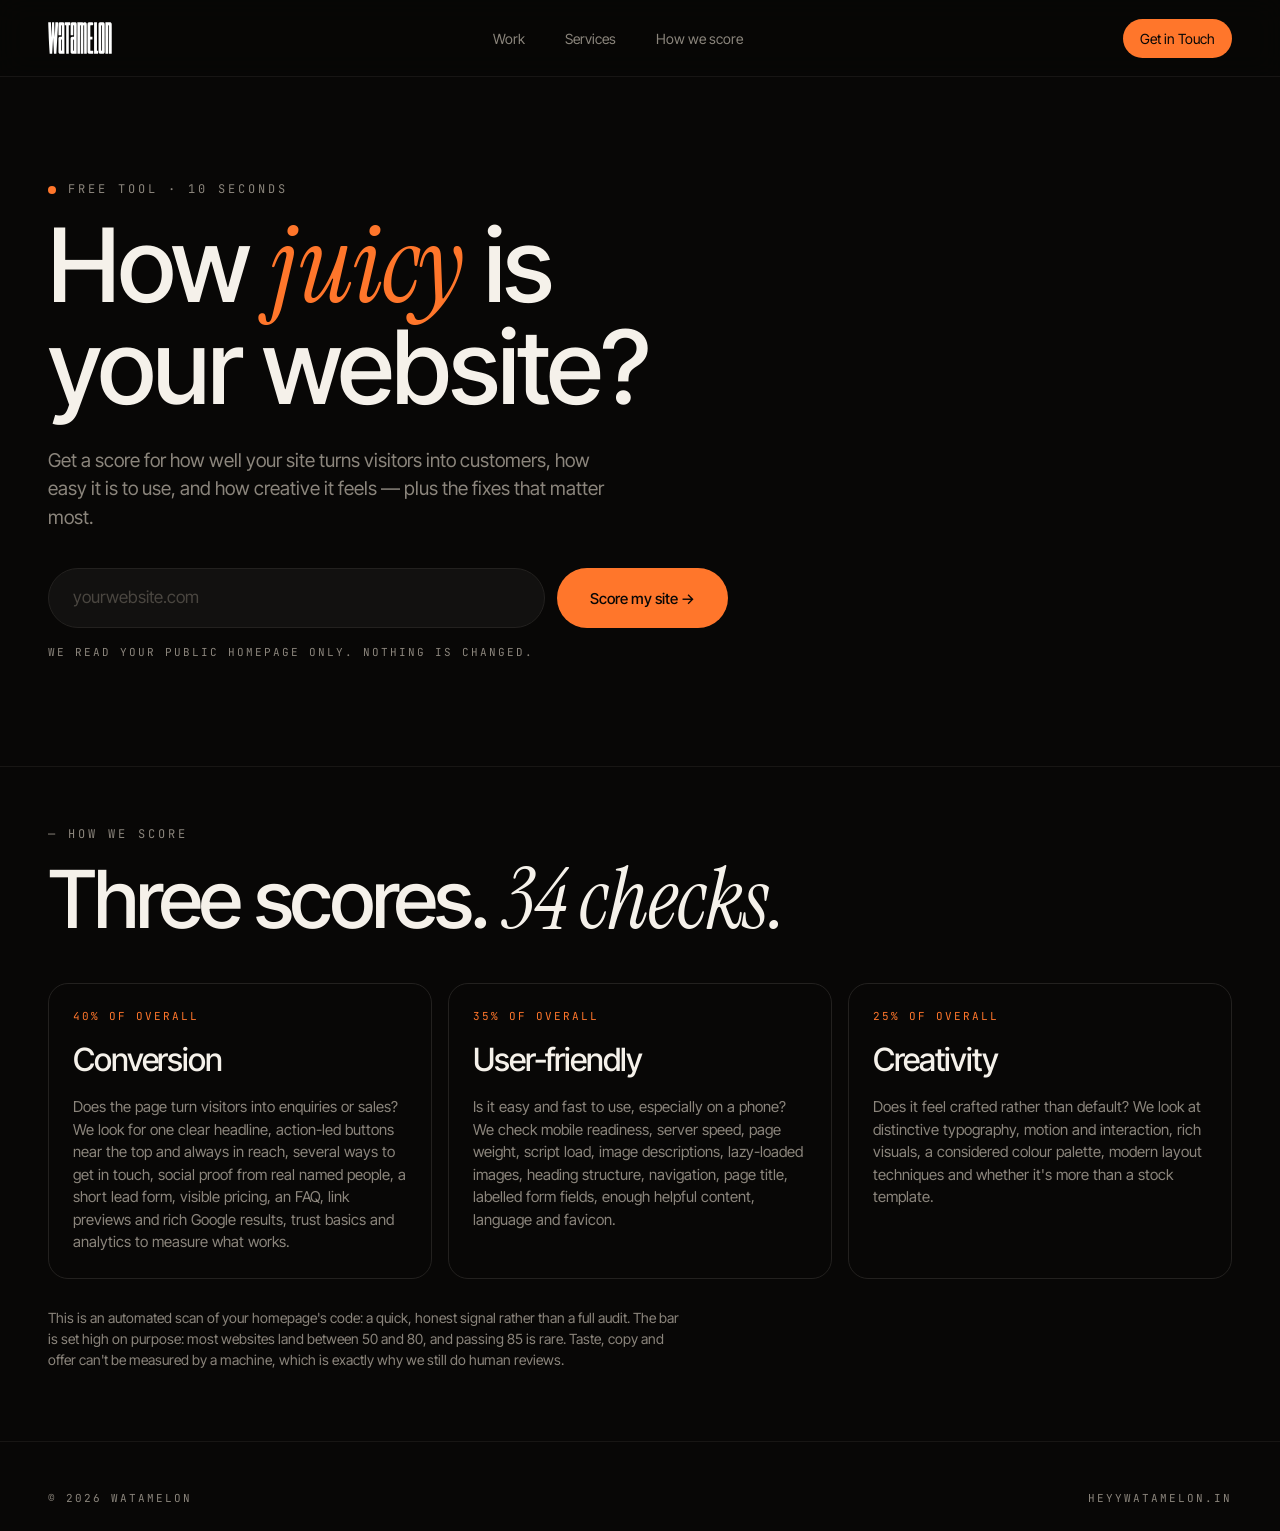
<file: score.html>
<!doctype html>
<html lang="en">
<head>
  <meta charset="utf-8" />
  <meta name="viewport" content="width=device-width, initial-scale=1" />
  <title>Website Score — How juicy is your website? | Watamelon</title>
  <meta name="description" content="Free website score: see how conversion-focused, user-friendly and creative your website is in 10 seconds, with fixes you can act on." />
  <meta property="og:type" content="website" />
  <meta property="og:title" content="How juicy is your website? Get a free score" />
  <meta property="og:description" content="Conversion, user-friendliness and creativity — scored in 10 seconds, with fixes you can act on." />
  <meta property="og:url" content="https://heyywatamelon.in/score" />
  <meta name="theme-color" content="#080706" />
  <link rel="icon" href="assets/favicon.svg" type="image/svg+xml" />
  <link rel="preconnect" href="https://fonts.googleapis.com" />
  <link rel="preconnect" href="https://fonts.gstatic.com" crossorigin />
  <link href="https://fonts.googleapis.com/css2?family=Inter+Tight:wght@300;400;500;600&family=JetBrains+Mono:wght@400;500&display=swap" rel="stylesheet" />
  <link href="https://api.fontshare.com/v2/css?f[]=satoshi@400,500,700&display=swap" rel="stylesheet" />
  <link rel="stylesheet" href="styles.css" />
  <link rel="stylesheet" href="score.css" />
</head>
<body class="score-page">

  <header class="nav scrolled" id="nav">
    <div class="container nav-inner">
      <a href="/" class="logo" aria-label="Watamelon home"><img src="assets/logo-inverse.svg" alt="Watamelon" width="68" height="34" /></a>
      <nav class="nav-links" aria-label="Main">
        <a href="/#work">Work</a>
        <a href="/#services">Services</a>
        <a href="#how">How we score</a>
      </nav>
      <a href="/#start" class="btn btn-primary btn-sm nav-cta">Get in Touch</a>
    </div>
  </header>

  <main>
    <!-- ============ HERO + URL FORM ============ -->
    <section class="section sc-hero">
      <div class="container">
        <p class="eyebrow"><span class="pulse-dot"></span>Free tool · 10 seconds</p>
        <h1>How <em>juicy</em> is your website?</h1>
        <p class="sc-lede">Get a score for how well your site turns visitors into customers, how easy it is to use, and how creative it feels — plus the fixes that matter most.</p>

        <form class="sc-url" id="url-form" novalidate>
          <label class="sr-only" for="url-input">Your website address</label>
          <input id="url-input" name="url" type="text" inputmode="url" autocomplete="url" placeholder="yourwebsite.com" required />
          <button class="btn btn-primary btn-lg" type="submit" id="url-btn">Score my site →</button>
        </form>
        <p class="sc-hint mono" id="url-hint">We read your public homepage only. Nothing is changed.</p>
      </div>
    </section>

    <!-- ============ LOADING ============ -->
    <section class="section sc-loading" id="loading" hidden>
      <div class="container">
        <div class="sc-melon" aria-hidden="true"><span></span></div>
        <p class="mono" id="loading-text" role="status">Slicing open your homepage…</p>
      </div>
    </section>

    <!-- ============ RESULT ============ -->
    <section class="section sc-result" id="result" hidden>
      <div class="container">
        <p class="eyebrow">— Your website score</p>
        <div class="sc-top">
          <div class="sc-ring" id="ring" style="--p:0">
            <div><strong id="overall">0</strong><span>/100</span></div>
          </div>
          <div class="sc-verdict">
            <p class="mono sc-site" id="site-name"></p>
            <h2 id="band-name">—</h2>
            <p id="band-note"></p>
            <p class="sc-limited" id="limited" hidden>Heads up: this site builds most of its content with JavaScript, so our quick scan saw less than a visitor does. The real score may be higher.</p>
          </div>
        </div>

        <div class="sc-pillars" id="pillars">
          <div class="sc-pillar" data-key="conversion"><span>Conversion</span><div class="bar"><i></i></div><b>··</b></div>
          <div class="sc-pillar" data-key="ux"><span>User-friendly</span><div class="bar"><i></i></div><b>··</b></div>
          <div class="sc-pillar" data-key="creative"><span>Creativity</span><div class="bar"><i></i></div><b>··</b></div>
        </div>

        <!-- Email gate: the breakdown unlocks after this -->
        <div class="sc-gate" id="gate">
          <div>
            <h3>Unlock your full report</h3>
            <p>See your three scores, all 34 checks, and the top fixes for your site. Free.</p>
          </div>
          <form id="lead-form" class="sc-lead" novalidate>
            <input type="text" name="_honey" class="hp" tabindex="-1" autocomplete="off" aria-hidden="true" />
            <label>Email *<input type="email" name="email" autocomplete="email" required placeholder="you@brand.com" /></label>
            <label>Name<input type="text" name="name" autocomplete="name" placeholder="Optional" /></label>
            <button class="btn btn-primary" type="submit">Show my report →</button>
            <p class="sc-fine">We'll send you your report and the occasional website tip. Unsubscribe anytime.</p>
            <p class="form-status mono" id="lead-status" role="status"></p>
          </form>
        </div>

        <!-- Full report (shown after email) -->
        <div class="sc-report" id="report" hidden>
          <h3 class="sc-h3" id="fixes-title">Top fixes for your site</h3>
          <ol class="sc-fixes" id="fixes"></ol>
          <div class="cta-strip sc-cta" id="cta">
            <h2 id="cta-title">Want it <em>fixed</em>?</h2>
            <p id="cta-text">We design websites that score high and sell more. Tell us about your brand — we reply within 24 hours.</p>
            <a href="/#start" class="btn btn-primary" id="cta-btn">Book a free call →</a>
          </div>
          <div class="sc-unseen">
            <p class="mono">What a scan can't see</p>
            <ul>
              <li><b>Your words.</b> Does the headline make your ideal customer feel understood in 5 seconds?</li>
              <li><b>Your offer.</b> Is it clear why someone should pick you over the next tab?</li>
              <li><b>Your brand.</b> Does the site feel like you, or like a template?</li>
            </ul>
            <p>Code checks can't judge these, and they often matter most. A human review can.</p>
          </div>
          <h3 class="sc-h3">Every check</h3>
          <div class="sc-groups" id="groups"></div>
          <p class="sc-again"><button class="btn btn-ghost btn-md" type="button" id="again">Score another site</button></p>
        </div>

        <p class="sc-error" id="error" role="alert" hidden></p>
      </div>
    </section>

    <!-- ============ HOW WE SCORE ============ -->
    <section class="section sc-how" id="how">
      <div class="container">
        <p class="eyebrow">— How we score</p>
        <h2>Three scores. <em>34 checks.</em></h2>
        <div class="sc-how-grid">
          <article>
            <p class="mono">40% of overall</p>
            <h3>Conversion</h3>
            <p>Does the page turn visitors into enquiries or sales? We look for one clear headline, action-led buttons near the top and always in reach, several ways to get in touch, social proof from real named people, a short lead form, visible pricing, an FAQ, link previews and rich Google results, trust basics and analytics to measure what works.</p>
          </article>
          <article>
            <p class="mono">35% of overall</p>
            <h3>User-friendly</h3>
            <p>Is it easy and fast to use, especially on a phone? We check mobile readiness, server speed, page weight, script load, image descriptions, lazy-loaded images, heading structure, navigation, page title, labelled form fields, enough helpful content, language and favicon.</p>
          </article>
          <article>
            <p class="mono">25% of overall</p>
            <h3>Creativity</h3>
            <p>Does it feel crafted rather than default? We look at distinctive typography, motion and interaction, rich visuals, a considered colour palette, modern layout techniques and whether it's more than a stock template.</p>
          </article>
        </div>
        <p class="sc-note muted">This is an automated scan of your homepage's code: a quick, honest signal rather than a full audit. The bar is set high on purpose: most websites land between 50 and 80, and passing 85 is rare. Taste, copy and offer can't be measured by a machine, which is exactly why we still do human reviews.</p>
      </div>
    </section>
  </main>

  <footer class="footer">
    <div class="container">
      <div class="footer-bottom mono">
        <span>© <span id="year">2026</span> Watamelon</span>
        <a href="/">heyywatamelon.in</a>
      </div>
    </div>
  </footer>

  <script src="score.js"></script>
</body>
</html>
</file>
<file: styles.css>
/* =========================================================
   Watamelon — Website Design Studio
   Design tokens match the original site (dark, warm, orange accent)
   ========================================================= */
/* Instrument Serif — bundled locally so headings always render in it */
@font-face {
  font-family: "Instrument Serif"; font-style: normal; font-weight: 400; font-display: swap;
  src: url("assets/fonts/InstrumentSerif-Regular.woff2") format("woff2");
}
@font-face {
  font-family: "Instrument Serif"; font-style: italic; font-weight: 400; font-display: swap;
  src: url("assets/fonts/InstrumentSerif-Italic.woff2") format("woff2");
}

:root {
  --bg: #080706;
  --fg: #f5f1ea;
  --muted: #171614;
  --muted-fg: #8b857c;
  --border: rgba(35, 33, 31, 0.6);
  --line: #23211f;
  --primary: #ff762b;
  --primary-fg: #080706;

  --serif: "Instrument Serif", "Times New Roman", serif;
  --display: "Satoshi", "Inter Tight", system-ui, sans-serif;
  --sans: "Inter Tight", Inter, system-ui, sans-serif;
  --mono: "JetBrains Mono", ui-monospace, monospace;

  --gutter: clamp(16px, 4vw, 48px);
  --max: 1320px;
  --ease: cubic-bezier(.2, .7, .2, 1);
}

*, *::before, *::after { box-sizing: border-box; }
html { scroll-behavior: smooth; -webkit-text-size-adjust: 100%; }
body {
  margin: 0;
  background: var(--bg);
  color: var(--fg);
  font-family: var(--sans);
  font-size: 16px;
  line-height: 1.5;
  -webkit-font-smoothing: antialiased;
  overflow-x: hidden;
}
img, video { display: block; max-width: 100%; }
a { color: inherit; text-decoration: none; }
::selection { background: var(--primary); color: var(--primary-fg); }

.container { width: 100%; max-width: var(--max); margin: 0 auto; padding: 0 var(--gutter); }
.mono { font-family: var(--mono); }
.muted { color: var(--muted-fg); }

/* ---------- Type ---------- */
h1, h2, h3 { font-family: var(--display); font-weight: 400; margin: 0; }
h2 {
  font-size: clamp(52px, 8.5vw, 96px);
  line-height: .95;
  letter-spacing: -0.02em;
  margin-bottom: clamp(24px, 3.5vw, 44px);
}
h2 em, h1 em { font-style: italic; }
h1 em { color: var(--primary); }
.eyebrow {
  font-family: var(--mono);
  font-size: 12px;
  letter-spacing: 3px;
  text-transform: uppercase;
  color: var(--muted-fg);
  margin: 0 0 16px;
}
.pulse-dot {
  display: inline-block; width: 8px; height: 8px; border-radius: 50%;
  background: var(--primary); margin-right: 12px; vertical-align: middle;
  animation: pulse 2s ease-in-out infinite;
}
@keyframes pulse { 50% { opacity: .35; } }

/* ---------- Buttons ---------- */
.btn {
  display: inline-flex; align-items: center; justify-content: center; gap: 6px;
  border-radius: 999px; font-size: 14px; font-weight: 500;
  padding: 16px 28px; border: 1px solid transparent; cursor: pointer;
  font-family: var(--sans);
  transition: transform .25s var(--ease), background .25s, color .25s, border-color .25s;
  white-space: nowrap;
}
.btn:hover { transform: translateY(-2px); }
.btn-sm { padding: 8px 16px; font-weight: 400; }
.btn-md { padding: 12px 24px; font-weight: 400; }
.btn-lg { padding: 18px 32px; font-size: 15px; }
.btn-primary { background: var(--primary); color: var(--primary-fg); }
.btn-primary:hover { background: #ff8a4a; }
.btn-light { background: var(--fg); color: var(--bg); }
.btn-dark { background: var(--bg); color: var(--fg); }
.btn-ghost { background: transparent; color: var(--fg); border-color: var(--line); }
.btn-ghost:hover { border-color: var(--fg); }

/* ---------- Nav ---------- */
.nav {
  position: fixed; inset: 0 0 auto 0; z-index: 50;
  transition: background .3s, backdrop-filter .3s, border-color .3s;
  border-bottom: 1px solid transparent;
}
.nav.scrolled {
  background: rgba(8, 7, 6, .72);
  backdrop-filter: blur(14px); -webkit-backdrop-filter: blur(14px);
  border-bottom-color: var(--border);
}
.nav-inner { display: flex; align-items: center; justify-content: space-between; height: 76px; }
.logo img { width: 126px; height: auto; }
.nav-links { display: flex; gap: 40px; font-size: 14px; color: var(--muted-fg); }
.nav-links a { transition: color .2s; }
.nav-links a:hover { color: var(--fg); }
.menu-toggle { display: none; }
.mobile-menu { display: none; }

/* ---------- Hero ---------- */
.hero { position: relative; padding: 144px 0 96px; min-height: 92vh; display: flex; align-items: center; isolation: isolate; overflow-x: clip; }
.hero-bg {
  position: absolute; inset: 0; z-index: -1; overflow: hidden;
  background:
    radial-gradient(60% 55% at 78% 30%, rgba(255, 118, 43, .16), transparent 70%),
    radial-gradient(40% 40% at 15% 85%, rgba(255, 118, 43, .06), transparent 70%);
}
.hero-bg::before { /* subtle grid */
  content: ""; position: absolute; inset: 0;
  background-image:
    linear-gradient(var(--line) 1px, transparent 1px),
    linear-gradient(90deg, var(--line) 1px, transparent 1px);
  background-size: 88px 88px;
  opacity: .35;
  mask-image: radial-gradient(70% 70% at 50% 40%, #000 30%, transparent 80%);
  -webkit-mask-image: radial-gradient(70% 70% at 50% 40%, #000 30%, transparent 80%);
}
.hero-bg::after { /* optional photo: drop assets/hero.jpg to use it */
  content: ""; position: absolute; inset: 0;
  background: url("assets/hero.jpg") center/cover no-repeat;
  opacity: .22;
  mask-image: linear-gradient(to bottom, rgba(0,0,0,.6), transparent 85%);
  -webkit-mask-image: linear-gradient(to bottom, rgba(0,0,0,.6), transparent 85%);
}
.hero-title {
  font-size: clamp(64px, 12.5vw, 176px);
  line-height: .9;
  letter-spacing: -0.035em;
  margin: 0 0 56px;
}
.hero-bottom { display: flex; justify-content: space-between; align-items: flex-end; gap: 40px; flex-wrap: wrap; }
.hero-sub { max-width: 480px; color: var(--muted-fg); font-size: 17px; margin: 0; }
.hero-ctas { display: flex; gap: 12px; flex-wrap: wrap; }

/* ---------- Ticker ---------- */
.ticker { border-block: 1px solid var(--border); overflow: hidden; padding: 18px 0; }
.ticker-track {
  display: flex; align-items: center; gap: 40px; width: max-content;
  animation: marquee 40s linear infinite;
  font-family: var(--display); font-size: clamp(32px, 4vw, 52px); color: var(--muted-fg);
  white-space: nowrap;
}
.ticker-track i { color: var(--primary); font-style: normal; font-size: .6em; }
@keyframes marquee { to { transform: translateX(-50%); } }

/* ---------- Sections ---------- */
.section { padding: clamp(36px, 4.5vw, 60px) 0; }
.section-head { display: flex; justify-content: space-between; align-items: flex-end; gap: 24px; flex-wrap: wrap; }
.section-head h2 { margin-bottom: 28px; }
.section-note { font-family: var(--mono); font-size: 12px; letter-spacing: 2px; text-transform: uppercase; color: var(--muted-fg); margin: 0 0 34px; }

/* ---------- Work rail ---------- */
.work-rail {
  display: flex; gap: 20px; overflow-x: auto; scroll-snap-type: x mandatory;
  padding: 0 var(--gutter) 8px;
  scroll-padding-inline: var(--gutter);
  scrollbar-width: none; cursor: grab;
}
.work-rail::-webkit-scrollbar { display: none; }
.work-rail.dragging { cursor: grabbing; scroll-snap-type: none; }
.work-rail.dragging * { pointer-events: none; }
@media (min-width: 1400px) {
  .work-rail {
    padding-left: calc((100vw - var(--max)) / 2 + var(--gutter));
    scroll-padding-left: calc((100vw - var(--max)) / 2 + var(--gutter));
  }
}

.work-rail { --h: clamp(300px, 36vw, 440px); align-items: flex-start; }
.work-card { flex: 0 0 auto; width: var(--h); scroll-snap-align: start; }
.work-card.is-site { width: min(86vw, calc((var(--h) - 32px) * 1.92)); }
.work-media {
  position: relative; height: var(--h); overflow: hidden;
  background: var(--muted); border: 1px solid var(--border);
}
.work-media img, .work-media video { width: 100%; height: 100%; object-fit: cover; transition: transform .8s var(--ease); }
.is-site .work-media img { object-position: top; }
.work-card:hover .work-media img, .work-card:hover .work-media video { transform: scale(1.04); }
.browser-bar {
  position: absolute; inset: 0 0 auto 0; z-index: 2; height: 32px;
  display: flex; align-items: center; gap: 6px; padding: 0 12px;
  background: rgba(23, 22, 20, .92); border-bottom: 1px solid var(--line);
  font-family: var(--mono); font-size: 11px; color: var(--muted-fg);
}
.browser-bar i { width: 8px; height: 8px; border-radius: 50%; background: var(--line); }
.browser-bar span { margin-left: 10px; }
.is-site .work-media img { padding-top: 32px; }
/* placeholder when a file is missing */
.work-ph {
  position: absolute; inset: 0; display: grid; place-items: center; text-align: center; padding: 24px;
  background:
    radial-gradient(80% 60% at 70% 20%, rgba(255,118,43,.18), transparent 70%),
    linear-gradient(160deg, #141210, #0b0a09);
}
.work-ph span { font-family: var(--display); font-size: clamp(28px, 3vw, 40px); line-height: 1; }
.work-ph small { display: block; margin-top: 12px; font-family: var(--mono); font-size: 11px; letter-spacing: 2px; text-transform: uppercase; color: var(--muted-fg); }
.play {
  position: absolute; right: 14px; bottom: 14px; z-index: 2; width: 44px; height: 44px; border-radius: 50%;
  display: grid; place-items: center; background: var(--fg); color: var(--bg); font-size: 14px;
}
.work-meta { display: grid; grid-template-columns: auto 1fr; gap: 2px 14px; padding-top: 16px; align-items: baseline; }
.work-meta span { font-family: var(--mono); font-size: 12px; color: var(--primary); grid-row: span 2; }
.work-meta h3 { font-family: var(--display); font-size: 24px; font-weight: 400; line-height: 1.1; letter-spacing: -0.01em; }
.work-meta small { font-family: var(--mono); font-size: 11px; letter-spacing: 1.5px; text-transform: uppercase; color: var(--muted-fg); }
.rail-foot { display: flex; justify-content: space-between; margin-top: 20px; font-family: var(--mono); font-size: 12px; letter-spacing: 2px; text-transform: uppercase; color: var(--muted-fg); }

/* ---------- Studio ---------- */
.studio-grid { display: grid; grid-template-columns: 1fr 1fr; gap: 64px; align-items: start; }
.studio-copy p { margin: 0 0 20px; color: var(--muted-fg); font-size: 17px; max-width: 520px; }
.studio-copy .lead { color: var(--fg); font-family: var(--display); font-size: clamp(28px, 3vw, 38px); line-height: 1.1; }
.stats {
  display: grid; grid-template-columns: repeat(4, 1fr); gap: 1px;
  background: var(--border); border: 1px solid var(--border); margin-top: 28px;
}
.stats div { background: var(--bg); padding: 28px 24px; }
.stats strong { display: block; font-family: var(--display); font-weight: 400; font-size: clamp(44px, 5vw, 64px); line-height: 1; color: var(--fg); }
.stats span { font-family: var(--mono); font-size: 11px; letter-spacing: 1.5px; text-transform: uppercase; color: var(--muted-fg); }

/* ---------- Services ---------- */
.services { border-top: 1px solid var(--border); }
.service {
  display: grid; grid-template-columns: 64px 1.25fr 1fr 1fr; gap: 32px;
  padding: 48px 0; border-bottom: 1px solid var(--border); align-items: start;
  transition: background .3s;
}
.service-num { font-family: var(--mono); font-size: 12px; color: var(--muted-fg); padding-top: 14px; }
.service h3 { font-size: clamp(34px, 3.6vw, 48px); line-height: 1; letter-spacing: -0.025em; }
.service-desc { margin: 0; color: var(--muted-fg); max-width: 340px; padding-top: 10px; }
.service-list { list-style: none; margin: 0; padding: 10px 0 0; display: grid; gap: 8px; font-size: 14px; }
.service-list li { display: flex; gap: 8px; }
.service-list b { color: var(--primary); font-weight: 400; }
.tag {
  display: inline-block; margin-bottom: 16px; padding: 5px 12px; border-radius: 999px;
  font-family: var(--mono); font-size: 11px; letter-spacing: 2px; text-transform: uppercase;
  background: var(--primary); color: var(--primary-fg);
}
.service-featured { padding: 64px 0; }
.service-featured h3 { font-size: clamp(44px, 5.2vw, 72px); }
.service-featured .service-num { color: var(--primary); }
.service-featured .service-desc { color: var(--fg); opacity: .8; font-size: 17px; }

/* ---------- Process ---------- */
.process { display: grid; grid-template-columns: repeat(4, 1fr); gap: 32px; }
.step { border-top: 1px solid var(--primary); padding-top: 18px; }
.step span { font-family: var(--mono); font-size: 12px; color: var(--muted-fg); }
.step h3 { font-size: 36px; margin: 18px 0 10px; letter-spacing: -0.02em; }
.step p { margin: 0; color: var(--muted-fg); font-size: 15px; }

/* ---------- Pricing ---------- */
.pricing { display: grid; grid-template-columns: repeat(4, 1fr); gap: 1px; background: var(--border); border: 1px solid var(--border); }
.plan { background: var(--bg); padding: 40px 32px; display: flex; flex-direction: column; }
.plan-name { font-family: var(--mono); font-size: 12px; letter-spacing: 3px; text-transform: uppercase; color: var(--muted-fg); margin: 0 0 32px; display: flex; align-items: center; gap: 10px; }
.plan-from { margin: 0; font-size: 13px; color: var(--muted-fg); }
.plan-price { font-family: var(--display); font-size: clamp(48px, 4.4vw, 64px); line-height: 1; margin: 4px 0 12px; letter-spacing: -0.02em; white-space: nowrap; }
.plan-for { margin: 0 0 28px; color: var(--muted-fg); }
.plan ul { list-style: none; margin: 0 0 40px; padding: 0; display: grid; gap: 10px; font-size: 15px; flex: 1; }
.plan .btn { align-self: flex-start; }
.plan-featured { background: var(--primary); color: var(--primary-fg); }
.plan-featured .plan-name, .plan-featured .plan-from, .plan-featured .plan-for { color: rgba(8,7,6,.7); }
.badge { padding: 3px 10px; border-radius: 999px; background: var(--bg); color: var(--fg); letter-spacing: 1.5px; font-size: 10px; }
.addon { margin: 24px 0 0; color: var(--muted-fg); font-size: 15px; }
.addon span { font-family: var(--mono); font-size: 11px; letter-spacing: 2px; text-transform: uppercase; color: var(--primary); margin-right: 10px; }

/* ---------- Testimonials ---------- */
.quotes { display: grid; grid-template-columns: 1fr 1fr; gap: 64px; }
.quote { margin: 0; }
.quote-mark { font-family: var(--display); font-size: 96px; line-height: .6; color: var(--primary); display: block; height: 48px; }
.quote blockquote { margin: 0 0 24px; font-family: var(--display); font-size: clamp(26px, 2.6vw, 36px); line-height: 1.15; }
.quote figcaption { font-style: italic; color: var(--muted-fg); }

/* ---------- FAQ ---------- */
.faq-wrap { display: grid; grid-template-columns: 1fr 1.3fr; gap: 64px; }
.faq { border-top: 1px solid var(--border); }
.faq details { border-bottom: 1px solid var(--border); }
.faq summary {
  list-style: none; cursor: pointer; padding: 26px 0; display: flex; justify-content: space-between; gap: 24px;
  font-family: var(--display); font-size: clamp(22px, 2.2vw, 28px); font-weight: 400; line-height: 1.15;
}
.faq summary::-webkit-details-marker { display: none; }
.faq summary::after { content: "+"; color: var(--primary); font-size: 22px; line-height: 1; transition: transform .3s var(--ease); }
.faq details[open] summary::after { transform: rotate(45deg); }
.faq details p { margin: 0 0 26px; color: var(--muted-fg); max-width: 560px; }

/* ---------- Contact ---------- */
.contact { display: grid; grid-template-columns: 1fr 1.2fr; gap: 64px; }
.contact-intro p { color: var(--muted-fg); max-width: 420px; }
.contact-mail { display: inline-block; margin: 24px 0 8px; font-family: var(--display); font-size: clamp(28px, 3vw, 40px); border-bottom: 1px solid var(--line); transition: border-color .2s, color .2s; word-break: break-all; }
.contact-mail:hover { color: var(--primary); border-color: var(--primary); }
.contact-intro .mono { font-size: 12px; letter-spacing: 2px; text-transform: uppercase; }
.contact-form { display: grid; gap: 24px; }
.field-row { display: grid; grid-template-columns: 1fr 1fr; gap: 24px; }
.contact-form label { display: grid; gap: 10px; font-family: var(--mono); font-size: 11px; letter-spacing: 2px; text-transform: uppercase; color: var(--muted-fg); }
.contact-form input[type="text"], .contact-form input[type="email"], .contact-form input[type="url"], .contact-form textarea {
  width: 100%; background: transparent; border: 0; border-bottom: 1px solid var(--line);
  color: var(--fg); font-family: var(--sans); font-size: 16px; padding: 10px 0; outline: none;
  letter-spacing: normal; text-transform: none; resize: vertical; border-radius: 0;
  transition: border-color .2s;
}
.contact-form input:focus, .contact-form textarea:focus { border-color: var(--primary); }
.contact-form ::placeholder { color: #4a4640; }
fieldset { border: 0; margin: 0; padding: 0; }
legend { font-family: var(--mono); font-size: 11px; letter-spacing: 2px; text-transform: uppercase; color: var(--muted-fg); margin-bottom: 14px; }
.chips { display: flex; flex-wrap: wrap; gap: 10px; }
.chips label { display: block; cursor: pointer; }
.chips input { position: absolute; opacity: 0; pointer-events: none; }
.chips span {
  display: inline-block; padding: 9px 16px; border: 1px solid var(--line); border-radius: 999px;
  font-family: var(--sans); font-size: 14px; letter-spacing: normal; text-transform: none; color: var(--fg);
  transition: all .2s;
}
.chips span:hover { border-color: var(--fg); }
.chips input:checked + span { background: var(--primary); border-color: var(--primary); color: var(--primary-fg); }
.chips input:focus-visible + span { outline: 2px solid var(--primary); outline-offset: 2px; }
.contact-form .btn { justify-self: start; }
.form-status { margin: 0; font-size: 12px; color: var(--muted-fg); }
.form-status.ok { color: var(--primary); }
.hp { position: absolute; left: -9999px; }

/* ---------- Footer ---------- */
.footer { border-top: 1px solid var(--border); padding: 48px 0 24px; overflow: hidden; }
.footer-top { display: flex; justify-content: space-between; gap: 32px; flex-wrap: wrap; }
.footer-tag { color: var(--muted-fg); margin: 16px 0 0; }
.footer-links { display: flex; gap: 28px; flex-wrap: wrap; font-size: 14px; color: var(--muted-fg); }
.footer-links a:hover { color: var(--fg); }
.footer-big {
  font-family: var(--display); font-size: clamp(80px, 21vw, 300px); line-height: .8; letter-spacing: -0.04em;
  margin: 36px 0 20px; color: transparent; -webkit-text-stroke: 1px var(--line); text-align: center;
}
.footer-bottom { display: flex; justify-content: space-between; gap: 16px; font-size: 11px; letter-spacing: 2px; text-transform: uppercase; color: var(--muted-fg); }

/* ---------- Reveal ---------- */
.reveal { opacity: 0; transform: translateY(24px); transition: opacity .9s var(--ease), transform .9s var(--ease); }
.reveal.in { opacity: 1; transform: none; }
.no-js .reveal { opacity: 1; transform: none; }

/* ---------- Responsive ---------- */
@media (max-width: 1080px) {
  .service { grid-template-columns: 48px 1fr 1fr; }
  .service-title { grid-column: 2 / 4; }
  .service-desc { grid-column: 2 / 3; }
  .service-list { grid-column: 3 / 4; }
  .pricing { grid-template-columns: repeat(2, 1fr); }
  .process { grid-template-columns: repeat(2, 1fr); row-gap: 48px; }
}
@media (max-width: 860px) {
  .nav-links, .nav-cta { display: none; }
  .menu-toggle {
    display: grid; gap: 6px; place-content: center; width: 44px; height: 44px;
    background: transparent; border: 1px solid var(--line); border-radius: 50%; cursor: pointer;
  }
  .menu-toggle span { display: block; width: 16px; height: 1px; background: var(--fg); transition: transform .3s var(--ease); }
  .nav.open .menu-toggle span:first-child { transform: translateY(3.5px) rotate(45deg); }
  .nav.open .menu-toggle span:last-child { transform: translateY(-3.5px) rotate(-45deg); }
  .mobile-menu {
    display: grid; gap: 4px; padding: 0 var(--gutter); max-height: 0; overflow: hidden;
    background: rgba(8,7,6,.96); backdrop-filter: blur(14px); -webkit-backdrop-filter: blur(14px);
    transition: max-height .4s var(--ease), padding .4s var(--ease);
  }
  .mobile-menu a:not(.btn) { font-family: var(--display); font-size: 36px; padding: 6px 0; }
  .mobile-menu .btn { margin: 16px 0 8px; }
  .nav.open { background: rgba(8,7,6,.96); }
  .nav.open .mobile-menu { max-height: 520px; padding-bottom: 24px; }

  .studio-grid, .faq-wrap, .contact, .quotes { grid-template-columns: 1fr; gap: 40px; }
  .stats { grid-template-columns: repeat(2, 1fr); }
  .faq-wrap h2 { margin-bottom: 0; }
}
@media (max-width: 640px) {
  .hero { padding: 120px 0 72px; min-height: auto; }
  .hero-title { margin-bottom: 36px; }
  .hero-ctas, .hero-ctas .btn { width: 100%; }
  .hero-ctas .btn { flex: 1; }
  .service, .service-featured { grid-template-columns: 1fr; gap: 16px; padding: 40px 0; }
  .service-title, .service-desc, .service-list { grid-column: auto; }
  .service-num { padding-top: 0; }
  .pricing, .process { grid-template-columns: 1fr; }
  .field-row { grid-template-columns: 1fr; }
  .work-rail { --h: 260px; }
  .contact-form .btn { justify-self: stretch; }
  .footer-bottom { flex-direction: column; }
}
@media (prefers-reduced-motion: reduce) {
  *, *::before, *::after { animation: none !important; transition: none !important; scroll-behavior: auto !important; }
  .reveal { opacity: 1; transform: none; }
}

/* =========================================================
   Hero — black, with a watamelon wedge that gets sliced on scroll
   ========================================================= */
.sr-only { position: absolute; width: 1px; height: 1px; overflow: hidden; clip: rect(0 0 0 0); white-space: nowrap; }
.hero-inner { position: relative; }
.hero-inner > .eyebrow, .hero-inner > .hero-title, .hero-inner > .hero-bottom { position: relative; z-index: 2; will-change: opacity, transform; }
.hero-bg::after { display: none; }
.hero-bg { background:
  radial-gradient(38% 50% at 74% 50%, rgba(255, 70, 70, .10), transparent 70%),
  radial-gradient(40% 40% at 15% 85%, rgba(255, 118, 43, .05), transparent 70%); }

/* scroll scene: the hero sticks while the wedge is cut */
.cut-scroll { position: relative; height: 320vh; }
.cut-scroll .hero { position: sticky; top: 0; height: 100vh; height: 100svh; min-height: 0; overflow: hidden; }

/* the full stop in "sell." is a seed */
.seed-dot {
  display: inline-block; width: .13em; height: .19em; margin-left: .05em;
  background: var(--fg); border-radius: 50% 50% 50% 50% / 62% 62% 38% 38%;
  transform: rotate(18deg); vertical-align: baseline;
  animation: seedBob 3.2s ease-in-out infinite;
}
@keyframes seedBob { 50% { transform: rotate(-8deg) translateY(-.06em); } }

.hero-art {
  position: absolute; z-index: 3; right: 2%; top: 50%;
  width: min(36vw, 500px); transform: translateY(-50%);
}
.melon-move { will-change: transform; }
.melon-float { position: relative; animation: wedgeFloat 7s ease-in-out infinite; transform-origin: 50% 60%; }
.hero.cutting .melon-float { animation-play-state: paused; }
@keyframes wedgeFloat {
  0%, 100% { transform: rotate(-2deg) translateY(0); }
  50% { transform: rotate(1deg) translateY(-14px); }
}
.piece { display: block; width: 100%; height: auto; will-change: transform; filter: drop-shadow(0 30px 40px rgba(0,0,0,.55)); }
.piece-top { position: relative; clip-path: polygon(0 0, 100% 0, 100% 27.5%, 0 34%); } /* slight overlap hides the seam */
.piece-bottom { position: absolute; inset: 0; clip-path: polygon(0 33.5%, 100% 27%, 100% 100%, 0 100%); }

.cut-line { position: absolute; inset: 0; width: 100%; height: 100%; overflow: visible; pointer-events: none; z-index: 2; }
.cut-line line {
  stroke: #fff; stroke-width: 3; vector-effect: non-scaling-stroke; stroke-linecap: round;
  stroke-dasharray: 1; stroke-dashoffset: var(--cut, 1); opacity: var(--cut-o, 0);
  filter: drop-shadow(0 0 6px #fff) drop-shadow(0 0 14px rgba(255,120,120,.9));
}
.knife {
  position: absolute; left: 0; top: 0; width: 64%; height: auto; z-index: 4; pointer-events: none;
  transform-origin: 0 100%; opacity: 0; will-change: transform, opacity;
  filter: drop-shadow(0 10px 14px rgba(0,0,0,.5));
}
.juice { position: absolute; inset: 0; pointer-events: none; z-index: 3; }
.juice i {
  position: absolute; left: var(--x); top: calc(33.5% - (33.5% - 27%) * var(--xf, .5));
  width: calc(10px * var(--s)); height: calc(13px * var(--s)); border-radius: 50% 50% 50% 50% / 60% 60% 40% 40%;
  background: radial-gradient(circle at 35% 30%, #fff 0 18%, #ff5a5f 22%, #e5333d 100%);
  opacity: var(--j, 0);
  transform: translate(calc(var(--dx) * var(--jt, 0)), calc(var(--dy) * var(--jt, 0) + 160px * var(--jt, 0) * var(--jt, 0))) scale(calc(1 - .4 * var(--jt, 0)));
}

/* tagline revealed in the gap */
.cut-tagline {
  position: absolute; inset: 0; z-index: 5; display: grid; place-content: center; text-align: center;
  pointer-events: none; opacity: var(--tag, 0); transform: scale(calc(.92 + .08 * var(--tag, 0)));
}
.cut-tagline .eyebrow { margin-bottom: 18px; color: var(--fg); opacity: .75; text-shadow: 0 2px 12px rgba(8,7,6,.9); }
.cut-big {
  margin: 0; font-family: var(--display); font-size: clamp(48px, 8vw, 128px); line-height: .92; letter-spacing: -0.03em;
  text-shadow: 0 4px 40px rgba(8,7,6,.9);
}
.cut-big em { color: var(--primary); }

@media (min-width: 861px) {
  .hero-title { max-width: 62%; }
  .hero-bottom { flex-direction: column; align-items: flex-start; gap: 32px; }
}
@media (max-width: 860px) {
  .cut-scroll { height: 280vh; }
  .hero { flex-direction: column; }
  .cut-scroll .hero { padding: 96px 0 32px; align-items: stretch; justify-content: center; }
  .hero-inner { display: flex; flex-direction: column; }
  .hero-inner > .eyebrow { order: -2; margin-bottom: 12px; }
  .hero-art {
    position: relative; right: auto; top: auto; transform: none; order: -1;
    width: min(62vw, 270px); margin: 0 auto 12px;
  }
  .hero-title { margin-bottom: 20px; }
  .hero-sub { font-size: 15px; }
  .hero-bottom { gap: 20px; }
}
/* no scroll scene when motion is reduced */
@media (prefers-reduced-motion: reduce) {
  .cut-scroll { height: auto; }
  .cut-scroll .hero { position: relative; height: auto; min-height: 92vh; }
  .melon-float { animation: none; }
  .cut-tagline, .knife, .cut-line, .juice { display: none; }
}

/* =========================================================
   Services — stacking cards
   ========================================================= */
.stack { position: relative; }
.scard {
  --top: calc(96px + var(--i) * 18px);
  position: sticky; top: var(--top);
  display: grid; grid-template-columns: 1fr 1.1fr; align-items: center; gap: 40px;
  min-height: min(74vh, 620px); margin-bottom: 7vh; padding: clamp(28px, 4vw, 64px);
  border-radius: 28px; overflow: hidden;
  background: #121110;
  border: 1px solid rgba(255, 255, 255, .08);
  box-shadow: 0 -20px 60px rgba(0, 0, 0, .55);
  transform-origin: 50% 0;
  will-change: transform, filter;
}
.scard:last-child { margin-bottom: 0; }
.scard-top { display: flex; align-items: center; gap: 14px; margin-bottom: 22px; }
.scard-num { font-family: var(--mono); font-size: 13px; color: var(--c); letter-spacing: 2px; }
.scard .tag { margin: 0; background: var(--c); color: #120d0a; }
.scard h3 { font-size: clamp(40px, 5vw, 72px); line-height: .95; letter-spacing: -0.025em; margin-bottom: 20px; }
.scard-desc { margin: 0 0 28px; max-width: 440px; color: rgba(245, 241, 234, .75); font-size: 17px; }
.scard-list { list-style: none; margin: 0 0 32px; padding: 0; display: grid; grid-template-columns: 1fr 1fr; gap: 10px 24px; font-size: 14px; max-width: 520px; }
.scard-list li { display: flex; gap: 8px; }
.scard-list b { color: var(--c); font-weight: 400; }
.scard-btn { background: var(--c); color: #120d0a; padding: 14px 24px; font-weight: 500; }
.scard-btn:hover { filter: brightness(1.08); }
.scard-art { position: relative; display: grid; place-items: center; height: 100%; padding: 28px 18px; }
/* project screenshot in a browser frame */
.scard-shot {
  position: relative; margin: 0; width: 100%; border-radius: 14px; overflow: hidden;
  background: #111; border: 1px solid rgba(255,255,255,.1);
  box-shadow: 0 30px 60px rgba(0,0,0,.55);
  transform: rotate(var(--tilt, -1.5deg)) translateY(var(--lift, 0px));
  transition: transform .6s var(--ease);
}
.scard-shot .browser-bar { position: relative; height: 30px; }
.scard-shot img { display: block; width: 100%; height: auto; aspect-ratio: 16 / 10; object-fit: cover; object-position: top; }
.scard:hover .scard-shot { --tilt: 0deg; }
/* two ad creatives fanned out */
.scard-fan { position: relative; width: 100%; height: min(420px, 100%); min-height: 300px; display: grid; place-items: center; }
.scard-fan img {
  position: absolute; width: 56%; height: auto; border-radius: 12px; border: 4px solid #fff;
  box-shadow: 0 24px 50px rgba(0,0,0,.55); transition: transform .6s var(--ease);
}
.scard-fan img:first-child { transform: translateX(-28%) rotate(-8deg); }
.scard-fan img:last-child { transform: translateX(26%) translateY(6%) rotate(7deg); }
.scard:hover .scard-fan img:first-child { transform: translateX(-34%) rotate(-11deg); }
.scard:hover .scard-fan img:last-child { transform: translateX(32%) translateY(6%) rotate(10deg); }

@media (max-width: 860px) {
  .scard {
    --top: calc(76px + var(--i) * 10px);
    grid-template-columns: 1fr; gap: 8px; margin-bottom: 6vh; align-content: start;
    min-height: min(640px, calc(100svh - 90px));
    padding: 24px 22px 28px; border-radius: 22px;
  }
  .scard-art { order: -1; height: auto; padding: 10px 4px 6px; }
  .scard-shot img { aspect-ratio: 16 / 8.6; }
  .scard-shot .browser-bar { height: 24px; }
  .scard-fan { min-height: 0; height: 200px; }
  .scard-fan img { width: 46%; }
  .scard-top { margin-bottom: 12px; }
  .scard h3 { font-size: clamp(30px, 8.4vw, 40px); margin-bottom: 10px; }
  .scard-desc { font-size: 14px; margin-bottom: 14px; }
  .scard-list { gap: 6px 14px; font-size: 13px; margin-bottom: 20px; }
  .scard-list li:nth-child(n+5) { display: none; }
  .scard .tag { font-size: 10px; padding: 4px 10px; }
}
@media (max-width: 400px) { .scard-list { grid-template-columns: 1fr; } }
/* short phones: drop the description so each card fits the screen */
@media (max-width: 860px) and (max-height: 760px) { .scard-desc { display: none; } }
@media (prefers-reduced-motion: reduce) {
  .scard { position: relative; top: auto; }
}

/* ---------- Hero copy framing ---------- */
.cut-scroll .hero-title { font-size: clamp(54px, 8.4vw, 128px); line-height: .92; margin: 0 0 32px; }
.hero-sub strong { color: var(--fg); font-weight: 500; }
.hero-proof {
  list-style: none; margin: 4px 0 0; padding: 22px 0 0; display: flex; gap: 36px; flex-wrap: wrap;
  border-top: 1px solid var(--line); max-width: 560px;
}
.hero-proof li { display: grid; gap: 4px; }
.hero-proof strong { font-family: var(--display); font-weight: 400; font-size: 30px; line-height: 1; color: var(--fg); }
.hero-proof span { font-family: var(--mono); font-size: 11px; letter-spacing: 2px; text-transform: uppercase; color: var(--muted-fg); }
@media (min-width: 861px) {
  .cut-scroll .hero-bottom { gap: 26px; }
  .cut-scroll .hero { padding-top: 110px; padding-bottom: 48px; }
}
@media (max-width: 860px) {
  .cut-scroll .hero-title { font-size: clamp(44px, 12vw, 64px); margin-bottom: 16px; }
  .hero-proof { gap: 22px; padding-top: 14px; }
  .hero-proof strong { font-size: 22px; }
  .hero-proof span { font-size: 9.5px; letter-spacing: 1.5px; }
}
@media (max-width: 860px) and (max-height: 760px) { .hero-proof { display: none; } }

/* =========================================================
   Digital products
   ========================================================= */
.products { display: grid; grid-template-columns: repeat(3, 1fr); gap: 20px; }
.product {
  display: flex; flex-direction: column; border-radius: 22px; overflow: hidden;
  background: #121110; border: 1px solid rgba(255, 255, 255, .08);
  transition: transform .45s var(--ease), border-color .3s, box-shadow .45s var(--ease);
}
.product:hover { transform: translateY(-6px); border-color: color-mix(in srgb, var(--c) 55%, transparent); box-shadow: 0 24px 50px rgba(0,0,0,.45); }
.product-media { position: relative; aspect-ratio: 4 / 3; overflow: hidden; background: #1a1816; }
.product-media img { width: 100%; height: 100%; object-fit: cover; transition: transform .8s var(--ease); }
.product:hover .product-media img { transform: scale(1.05); }
/* fallback cover if an image can't load */
.product-media.no-img {
  display: grid; place-content: center; text-align: center;
  background: radial-gradient(70% 70% at 70% 20%, color-mix(in srgb, var(--c) 30%, transparent), transparent 70%), #161412;
}
.product-media.no-img::before { content: attr(data-title); font-family: var(--display); font-size: 40px; line-height: 1; }
.product-media.no-img::after { content: attr(data-kind); margin-top: 10px; font-family: var(--mono); font-size: 11px; letter-spacing: 2px; text-transform: uppercase; color: var(--muted-fg); }
.product-badge {
  position: absolute; top: 14px; left: 14px; padding: 6px 12px; border-radius: 999px;
  background: var(--c); color: #120d0a; font-family: var(--mono); font-size: 10.5px; font-weight: 500; letter-spacing: 1.5px; text-transform: uppercase;
}
.product-body { display: flex; flex-direction: column; gap: 10px; padding: 22px 24px 24px; flex: 1; }
.product-kind { font-family: var(--mono); font-size: 11px; letter-spacing: 2px; text-transform: uppercase; color: var(--c); }
.product h3 { font-size: clamp(30px, 2.6vw, 38px); line-height: 1; letter-spacing: -0.02em; }
.product-body p { margin: 0; color: rgba(245, 241, 234, .7); font-size: 15px; flex: 1; }
.product-foot { display: flex; align-items: center; justify-content: space-between; gap: 12px; margin-top: 10px; padding-top: 16px; border-top: 1px solid rgba(255,255,255,.08); }
.price { display: flex; align-items: baseline; gap: 8px; }
.price b { font-family: var(--display); font-weight: 400; font-size: 32px; line-height: 1; }
.price s { color: var(--muted-fg); font-size: 15px; }
.price em { font-style: normal; color: var(--muted-fg); font-size: 14px; }
.product-cta {
  padding: 10px 18px; border-radius: 999px; background: var(--c); color: #120d0a; font-size: 14px; font-weight: 500;
  transition: transform .3s var(--ease);
}
.product:hover .product-cta { transform: translateX(3px); }
@media (max-width: 1080px) { .products { grid-template-columns: repeat(2, 1fr); } }
@media (max-width: 640px) {
  .products { grid-template-columns: 1fr; gap: 16px; }
  .product-body { padding: 18px 18px 20px; }
}

/* ---------- CTA strip ---------- */
.cta-strip {
  display: grid; grid-template-columns: auto 1fr auto; align-items: center; gap: 40px;
  padding: clamp(28px, 4vw, 48px); border: 1px solid var(--line); border-radius: 24px; background: #121110;
}
.cta-strip h2 { margin: 0; font-size: clamp(44px, 5.4vw, 76px); }
.cta-strip h2 em { color: var(--primary); }
.cta-strip p { margin: 0; padding-left: 32px; border-left: 1px solid var(--line); color: var(--muted-fg); max-width: 360px; }
@media (max-width: 860px) {
  .cta-strip { grid-template-columns: 1fr; gap: 18px; }
  .cta-strip p { padding-left: 0; border-left: 0; }
}
/* new wordmark in the nav and footer */
.logo img { width: auto; height: 32px; }
.footer-top img { width: auto; height: 38px; }
img.footer-big { display: block; width: min(100%, 520px); height: auto; margin: 40px auto 24px; opacity: .08; color: inherit; -webkit-text-stroke: 0; }

/* product covers: match the 3:2 artwork, keep the top of square covers */
.product-media { aspect-ratio: 3 / 2; }
.product-media img { object-position: center top; }
.product-badge { top: auto; bottom: 12px; left: 12px; }

/* ---------- Free Website Score teaser ---------- */
.score-teaser { display: grid; grid-template-columns: 1.1fr 1fr; gap: clamp(32px, 6vw, 80px); align-items: center; }
.score-teaser-copy > p:not(.eyebrow) { color: var(--muted-fg); max-width: 480px; margin: 0 0 28px; }
.score-teaser-form { display: flex; gap: 10px; max-width: 520px; }
.score-teaser-form input {
  flex: 1; min-width: 0; background: #121110; border: 1px solid var(--line); border-radius: 999px;
  color: var(--fg); font: inherit; font-size: 16px; padding: 14px 22px; outline: none; transition: border-color .2s;
}
.score-teaser-form input:focus { border-color: var(--primary); }
.score-teaser-form input::placeholder { color: #4a4640; }
.score-teaser-points { list-style: none; padding: 0; margin: 20px 0 0; display: flex; flex-wrap: wrap; gap: 8px 20px; font-size: 11px; letter-spacing: 2px; text-transform: uppercase; color: var(--muted-fg); }
.score-teaser-points li::before { content: "● "; color: var(--primary); }

.score-card { padding: clamp(24px, 3vw, 36px); border: 1px solid var(--line); border-radius: 24px; background: #121110; }
.score-card-label { font-size: 11px; letter-spacing: 2px; text-transform: uppercase; color: var(--muted-fg); margin: 0 0 20px; }
.score-card-top { display: flex; align-items: center; gap: 24px; margin-bottom: 24px; }
.score-card-ring {
  flex: none; width: 112px; aspect-ratio: 1; border-radius: 50%; display: grid; place-items: center; position: relative;
  background: conic-gradient(#9bd86a calc(var(--p) * 1%), var(--line) 0);
}
.score-card-ring::before { content: ""; position: absolute; inset: 7px; border-radius: 50%; background: #121110; }
.score-card-ring strong { position: relative; font-family: var(--display); font-weight: 400; font-size: 48px; line-height: 1; }
.score-card-top h3 { font-size: 36px; line-height: 1; margin-bottom: 6px; }
.score-card-top p { margin: 0; color: var(--muted-fg); font-size: 14px; }
.score-card-row { display: grid; grid-template-columns: 110px 1fr 36px; gap: 14px; align-items: center; font-size: 14px; padding: 8px 0; }
.score-card-row i { height: 8px; border-radius: 999px; background: linear-gradient(90deg, var(--primary) var(--w), var(--line) var(--w)); }
.score-card-row b { font-family: var(--mono); font-weight: 500; text-align: right; }
.score-card-fix { margin: 20px 0 0; padding-top: 18px; border-top: 1px solid var(--line); font-size: 14px; color: var(--muted-fg); }
.score-card-fix .mono { display: block; font-size: 11px; letter-spacing: 2px; text-transform: uppercase; color: var(--primary); margin-bottom: 6px; }

@media (max-width: 860px) {
  .score-teaser { grid-template-columns: 1fr; }
  .score-teaser-form { flex-direction: column; }
  .score-teaser-form .btn { width: 100%; }
}

/* ---------- Heading font: Satoshi (accent words stay in Instrument Serif italic) ---------- */
h1, h2, h3, .cut-big { font-weight: 500; letter-spacing: -0.035em; }
h1 em, h2 em, h3 em, .cut-big em {
  font-family: var(--serif); font-weight: 400; font-style: italic; letter-spacing: -0.01em;
  font-size: 1.06em; line-height: 0; /* serif italic reads a touch smaller than the sans */
}
h2 { font-size: clamp(40px, 6.6vw, 80px); line-height: 1; }
.cut-scroll .hero-title { font-size: clamp(44px, 7vw, 108px); line-height: 1; }
.cut-big { font-size: clamp(40px, 6.6vw, 104px); line-height: 1; }
.cta-strip h2 { font-size: clamp(34px, 4.4vw, 62px); }
@media (max-width: 860px) { .cut-scroll .hero-title { font-size: clamp(40px, 10.5vw, 56px); } }

/* ---------- Ad creatives: two rows sliding in opposite directions ---------- */
.creatives .section-head { align-items: flex-end; }
.creatives .section-note { max-width: 340px; }
.marquee { display: grid; gap: clamp(14px, 1.6vw, 24px); overflow: hidden; padding: 4px 0; }
.marquee-row { overflow: hidden; }
.marquee-track {
  display: flex; gap: clamp(14px, 1.6vw, 24px); width: max-content;
  animation: marquee 48s linear infinite;
}
.marquee-reverse .marquee-track { animation-direction: reverse; animation-duration: 54s; }
.marquee:hover .marquee-track { animation-play-state: paused; }
.marquee figure { margin: 0; flex: none; height: clamp(240px, 30vw, 440px); border-radius: clamp(16px, 1.6vw, 24px); overflow: hidden; background: #121110; }
.marquee img { height: 100%; width: auto; transition: transform .6s var(--ease); }
.marquee figure:hover img { transform: scale(1.04); }
/* the track holds every creative twice, so moving it by half its width (plus half a gap) loops seamlessly */
@keyframes marquee { to { transform: translateX(calc(-50% - clamp(14px, 1.6vw, 24px) / 2)); } }

@media (prefers-reduced-motion: reduce) {
  .marquee-row { overflow-x: auto; scrollbar-width: none; }
  .marquee-track { animation: none; }
  .marquee figure[aria-hidden="true"] { display: none; }
}
</file>
<file: score.css>
/* Website Score page — builds on styles.css tokens */
.score-page { --good: #9bd86a; --mid: #ffc24b; --bad: #ff5d5d; --card: #121110; }
.sr-only { position: absolute; width: 1px; height: 1px; overflow: hidden; clip: rect(0 0 0 0); white-space: nowrap; }
[hidden] { display: none !important; }

/* ---------- Hero ---------- */
.sc-hero { padding-top: clamp(120px, 16vw, 180px); }
.sc-hero h1 { font-size: clamp(56px, 10vw, 128px); line-height: .92; letter-spacing: -0.02em; max-width: 11ch; }
.sc-lede { color: var(--muted-fg); font-size: clamp(16px, 1.6vw, 19px); max-width: 560px; margin: 28px 0 36px; }
.sc-url { display: flex; gap: 12px; max-width: 680px; }
.sc-url input {
  flex: 1; min-width: 0; background: var(--card); border: 1px solid var(--line); border-radius: 999px;
  color: var(--fg); font: inherit; font-size: 17px; padding: 16px 24px; outline: none; transition: border-color .2s;
}
.sc-url input:focus { border-color: var(--primary); }
.sc-url input::placeholder { color: #4a4640; }
.sc-hint { font-size: 11px; letter-spacing: 2px; text-transform: uppercase; color: var(--muted-fg); margin: 16px 0 0; }
.sc-hint.err { color: var(--bad); }

/* ---------- Loading ---------- */
.sc-loading { text-align: center; padding: 64px 0 96px; }
.sc-loading p { color: var(--muted-fg); font-size: 12px; letter-spacing: 2px; text-transform: uppercase; }
.sc-melon { width: 72px; height: 72px; margin: 0 auto 24px; border-radius: 50%; background: conic-gradient(var(--primary) 0 25%, transparent 0); animation: spin 1s linear infinite; position: relative; }
.sc-melon span { position: absolute; inset: 6px; border-radius: 50%; background: var(--bg); }
@keyframes spin { to { transform: rotate(1turn); } }

/* ---------- Result: top ---------- */
.sc-result { padding-top: 24px; }
.sc-result, .sc-report, .sc-hero, .sc-how { scroll-margin-top: 90px; }
.sc-top { display: grid; grid-template-columns: auto 1fr; gap: clamp(24px, 5vw, 64px); align-items: center; margin-bottom: 40px; }
.sc-ring {
  --c: var(--primary);
  width: clamp(160px, 22vw, 220px); aspect-ratio: 1; border-radius: 50%; display: grid; place-items: center;
  background: conic-gradient(var(--c) calc(var(--p) * 1%), var(--line) 0); position: relative;
}
.sc-ring::before { content: ""; position: absolute; inset: 10px; border-radius: 50%; background: var(--bg); }
.sc-ring > div { position: relative; text-align: center; }
.sc-ring strong { display: block; font-family: var(--display); font-weight: 400; font-size: clamp(64px, 9vw, 92px); line-height: 1; }
.sc-ring span { font-family: var(--mono); font-size: 12px; color: var(--muted-fg); letter-spacing: 2px; }
.sc-site { font-size: 12px; letter-spacing: 2px; text-transform: uppercase; color: var(--muted-fg); margin: 0 0 8px; word-break: break-all; }
.sc-verdict h2 { margin: 0 0 12px; font-size: clamp(44px, 6vw, 80px); }
.sc-verdict p { color: var(--muted-fg); max-width: 520px; margin: 0; }
.sc-limited { margin-top: 16px !important; padding: 12px 16px; border: 1px solid var(--line); border-radius: 12px; font-size: 14px; }

/* ---------- Pillars ---------- */
.sc-pillars { display: grid; gap: 14px; margin-bottom: 32px; max-width: 760px; }
.sc-pillar { display: grid; grid-template-columns: 140px 1fr 48px; gap: 16px; align-items: center; }
.sc-pillar span { font-size: 15px; }
.sc-pillar .bar { height: 10px; border-radius: 999px; background: var(--line); overflow: hidden; }
.sc-pillar .bar i { display: block; height: 100%; width: 0; background: var(--primary); border-radius: inherit; transition: width 1s var(--ease); }
.sc-pillar b { font-family: var(--mono); font-weight: 500; text-align: right; }
.locked .sc-pillar .bar i { width: 60%; filter: blur(4px); opacity: .5; }
.locked .sc-pillar b { filter: blur(6px); user-select: none; }

/* ---------- Email gate ---------- */
.sc-gate {
  display: grid; grid-template-columns: 1fr 1.3fr; gap: 32px; align-items: start;
  padding: clamp(24px, 4vw, 40px); border: 1px solid var(--primary); border-radius: 24px; background: var(--card);
}
.sc-gate h3, .sc-h3 { font-family: var(--display); font-size: clamp(32px, 3.6vw, 44px); line-height: 1; margin: 0 0 12px; }
.sc-gate p { color: var(--muted-fg); margin: 0; }
.sc-lead { display: grid; grid-template-columns: 1fr 1fr; gap: 14px; }
.sc-lead label { display: grid; gap: 8px; font-family: var(--mono); font-size: 11px; letter-spacing: 2px; text-transform: uppercase; color: var(--muted-fg); }
.sc-lead input:not(.hp) {
  background: var(--bg); border: 1px solid var(--line); border-radius: 12px; color: var(--fg);
  font: inherit; font-size: 16px; text-transform: none; letter-spacing: 0; padding: 14px 16px; outline: none;
}
.sc-lead input:focus { border-color: var(--primary); }
.sc-lead .btn, .sc-fine, .sc-lead .form-status { grid-column: 1 / -1; }
.sc-lead .btn { justify-self: start; }
.sc-fine { font-size: 12px; }
.sc-lead .form-status.err { color: var(--bad); }

/* ---------- Report ---------- */
.sc-report { margin-top: 8px; }
.sc-h3 { margin-top: 24px; }
.sc-fixes { list-style: none; padding: 0; margin: 20px 0 48px; display: grid; grid-template-columns: repeat(3, 1fr); gap: 16px; counter-reset: fix; }
.sc-fixes li { counter-increment: fix; padding: 24px; border: 1px solid var(--line); border-radius: 20px; background: var(--card); }
.sc-fixes li::before { content: "0" counter(fix); display: block; font-family: var(--mono); font-size: 12px; color: var(--primary); margin-bottom: 12px; }
.sc-fixes strong { display: block; font-size: 18px; font-weight: 500; margin-bottom: 8px; }
.sc-fixes p { margin: 0; color: var(--muted-fg); font-size: 14px; }
.sc-fixes .gain { display: inline-block; margin-top: 14px; font-family: var(--mono); font-size: 11px; letter-spacing: 1px; color: var(--good); }

.sc-groups { display: grid; grid-template-columns: repeat(3, 1fr); gap: 16px; margin-bottom: 48px; }
.sc-group { border: 1px solid var(--line); border-radius: 20px; padding: 20px; }
.sc-group header { display: flex; justify-content: space-between; align-items: baseline; margin-bottom: 8px; }
.sc-group h4 { margin: 0; font-family: var(--display); font-weight: 400; font-size: 28px; }
.sc-group header b { font-family: var(--mono); font-weight: 500; }
.sc-check { display: grid; grid-template-columns: 22px 1fr auto; gap: 10px; padding: 12px 0; border-top: 1px solid var(--line); font-size: 14px; }
.sc-check:first-of-type { border-top: 0; }
.sc-check .dot { width: 12px; height: 12px; border-radius: 50%; margin-top: 4px; background: var(--bad); }
.sc-check.ok .dot { background: var(--good); }
.sc-check.part .dot { background: var(--mid); }
.sc-check .pts { font-family: var(--mono); font-size: 12px; color: var(--muted-fg); white-space: nowrap; }
.sc-check small { display: block; color: var(--muted-fg); margin-top: 2px; font-size: 13px; }
.sc-check em { display: block; font-style: normal; color: var(--fg); opacity: .85; margin-top: 6px; font-size: 13px; }
.sc-cta { margin-bottom: 24px; }
.sc-again { text-align: center; }
.sc-error { color: var(--bad); }

/* ---------- How we score ---------- */
.sc-how { border-top: 1px solid var(--border); margin-top: 48px; }
.sc-how-grid { display: grid; grid-template-columns: repeat(3, 1fr); gap: 16px; }
.sc-how-grid article { padding: 24px; border: 1px solid var(--line); border-radius: 20px; }
.sc-how-grid .mono { font-size: 11px; letter-spacing: 2px; text-transform: uppercase; color: var(--primary); margin: 0 0 12px; }
.sc-how-grid h3 { font-size: 32px; margin-bottom: 12px; }
.sc-how-grid article p:last-child { color: var(--muted-fg); margin: 0; font-size: 15px; }
.sc-note { max-width: 640px; margin-top: 28px; font-size: 14px; }

@media (max-width: 860px) {
  .score-page .nav-links { display: none; }
  .sc-url { flex-direction: column; }
  .sc-url .btn { width: 100%; }
  .sc-top { grid-template-columns: 1fr; justify-items: start; }
  .sc-gate, .sc-fixes, .sc-groups, .sc-how-grid { grid-template-columns: 1fr; }
  .sc-pillar { grid-template-columns: 110px 1fr 40px; }
}
@media (max-width: 520px) { .sc-lead { grid-template-columns: 1fr; } }
@media (prefers-reduced-motion: reduce) { .sc-melon { animation-duration: 3s; } .sc-pillar .bar i { transition: none; } }

/* ---------- What a scan can't see ---------- */
.sc-unseen { margin: 0 0 48px; padding: clamp(20px, 3vw, 32px); border: 1px dashed var(--line); border-radius: 20px; }
.sc-unseen > .mono { font-size: 11px; letter-spacing: 2px; text-transform: uppercase; color: var(--primary); margin: 0 0 14px; }
.sc-unseen ul { list-style: none; padding: 0; margin: 0 0 14px; display: grid; grid-template-columns: repeat(3, 1fr); gap: 16px; }
.sc-unseen li { color: var(--muted-fg); font-size: 15px; }
.sc-unseen li b { display: block; color: var(--fg); font-weight: 500; margin-bottom: 4px; }
.sc-unseen > p:last-child { margin: 0; color: var(--muted-fg); font-size: 14px; }
.sc-cta { margin: 0 0 24px; }
.sc-cta-top { border-color: var(--primary); }
@media (max-width: 860px) { .sc-unseen ul { grid-template-columns: 1fr; } }

/* Satoshi headings */
.sc-hero h1 { font-size: clamp(46px, 8vw, 104px); line-height: 1; }
.sc-verdict h2 { font-size: clamp(38px, 5vw, 66px); }
</file>
